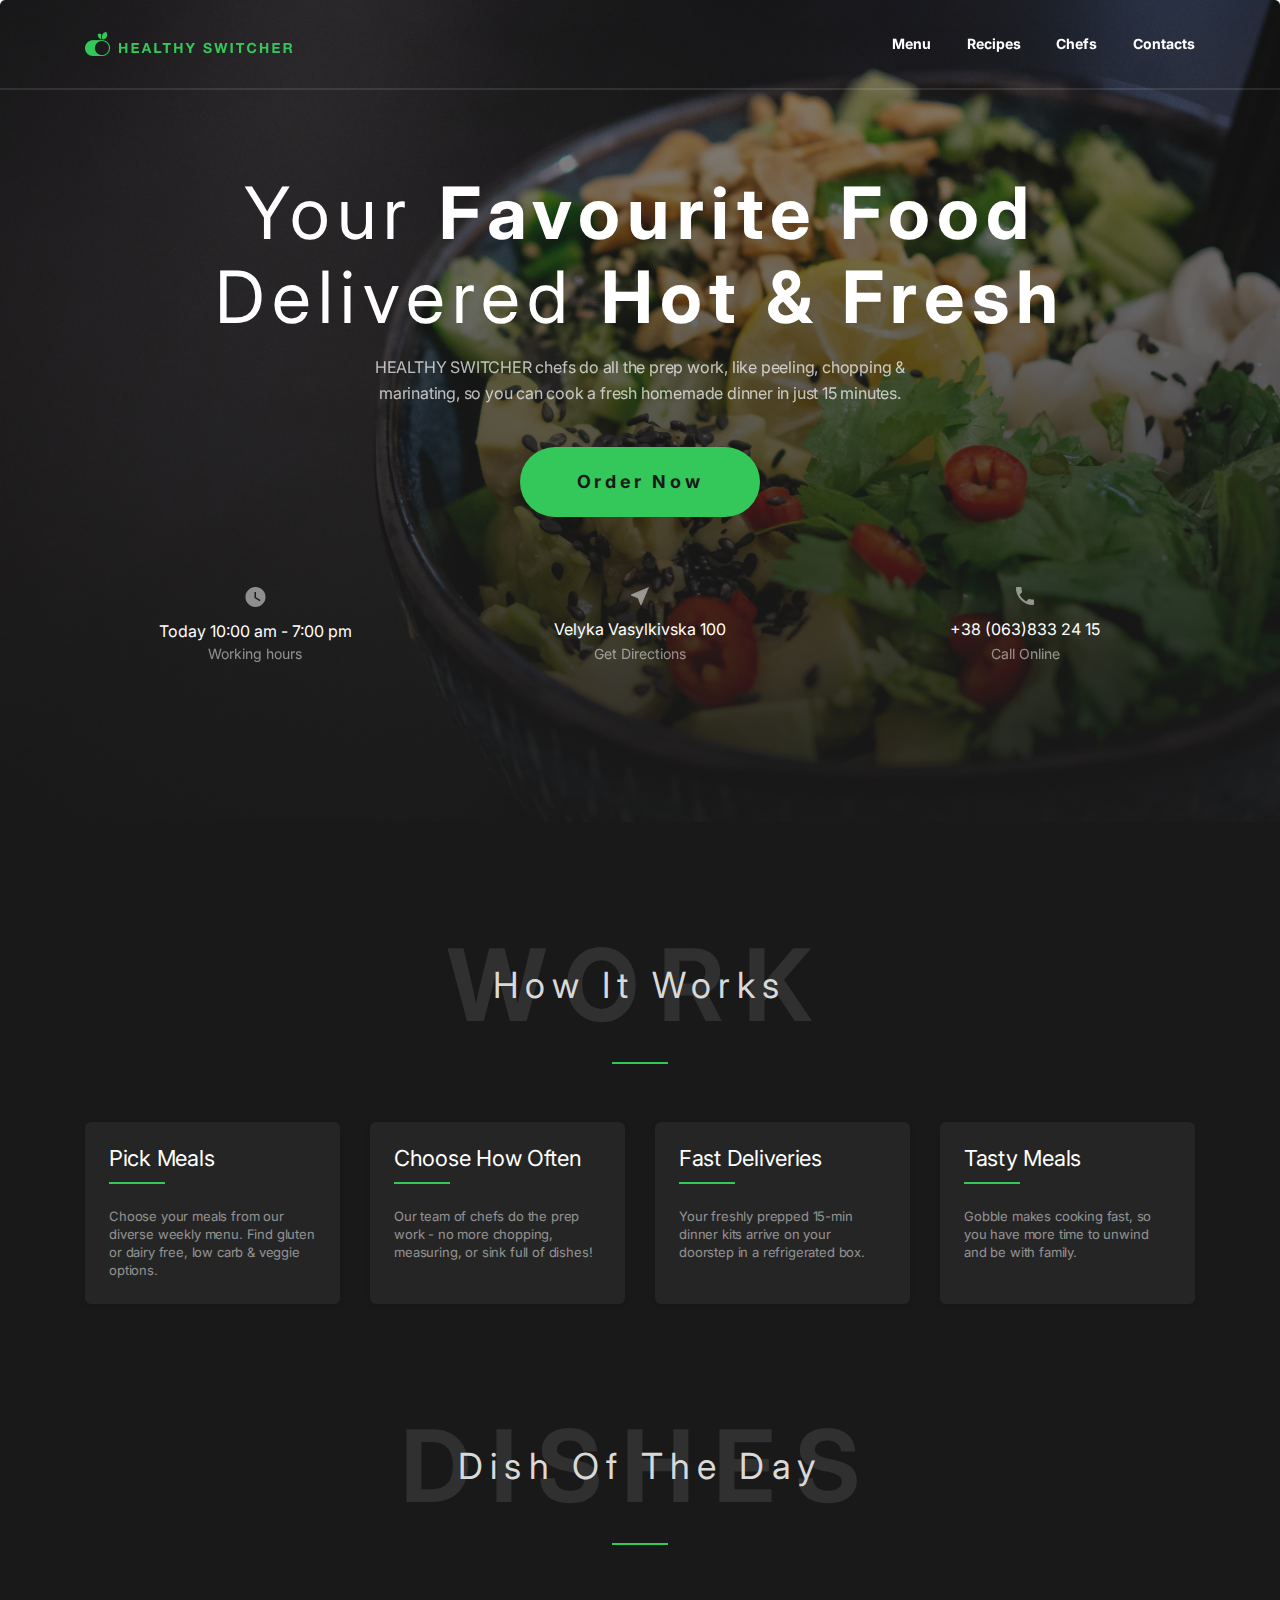
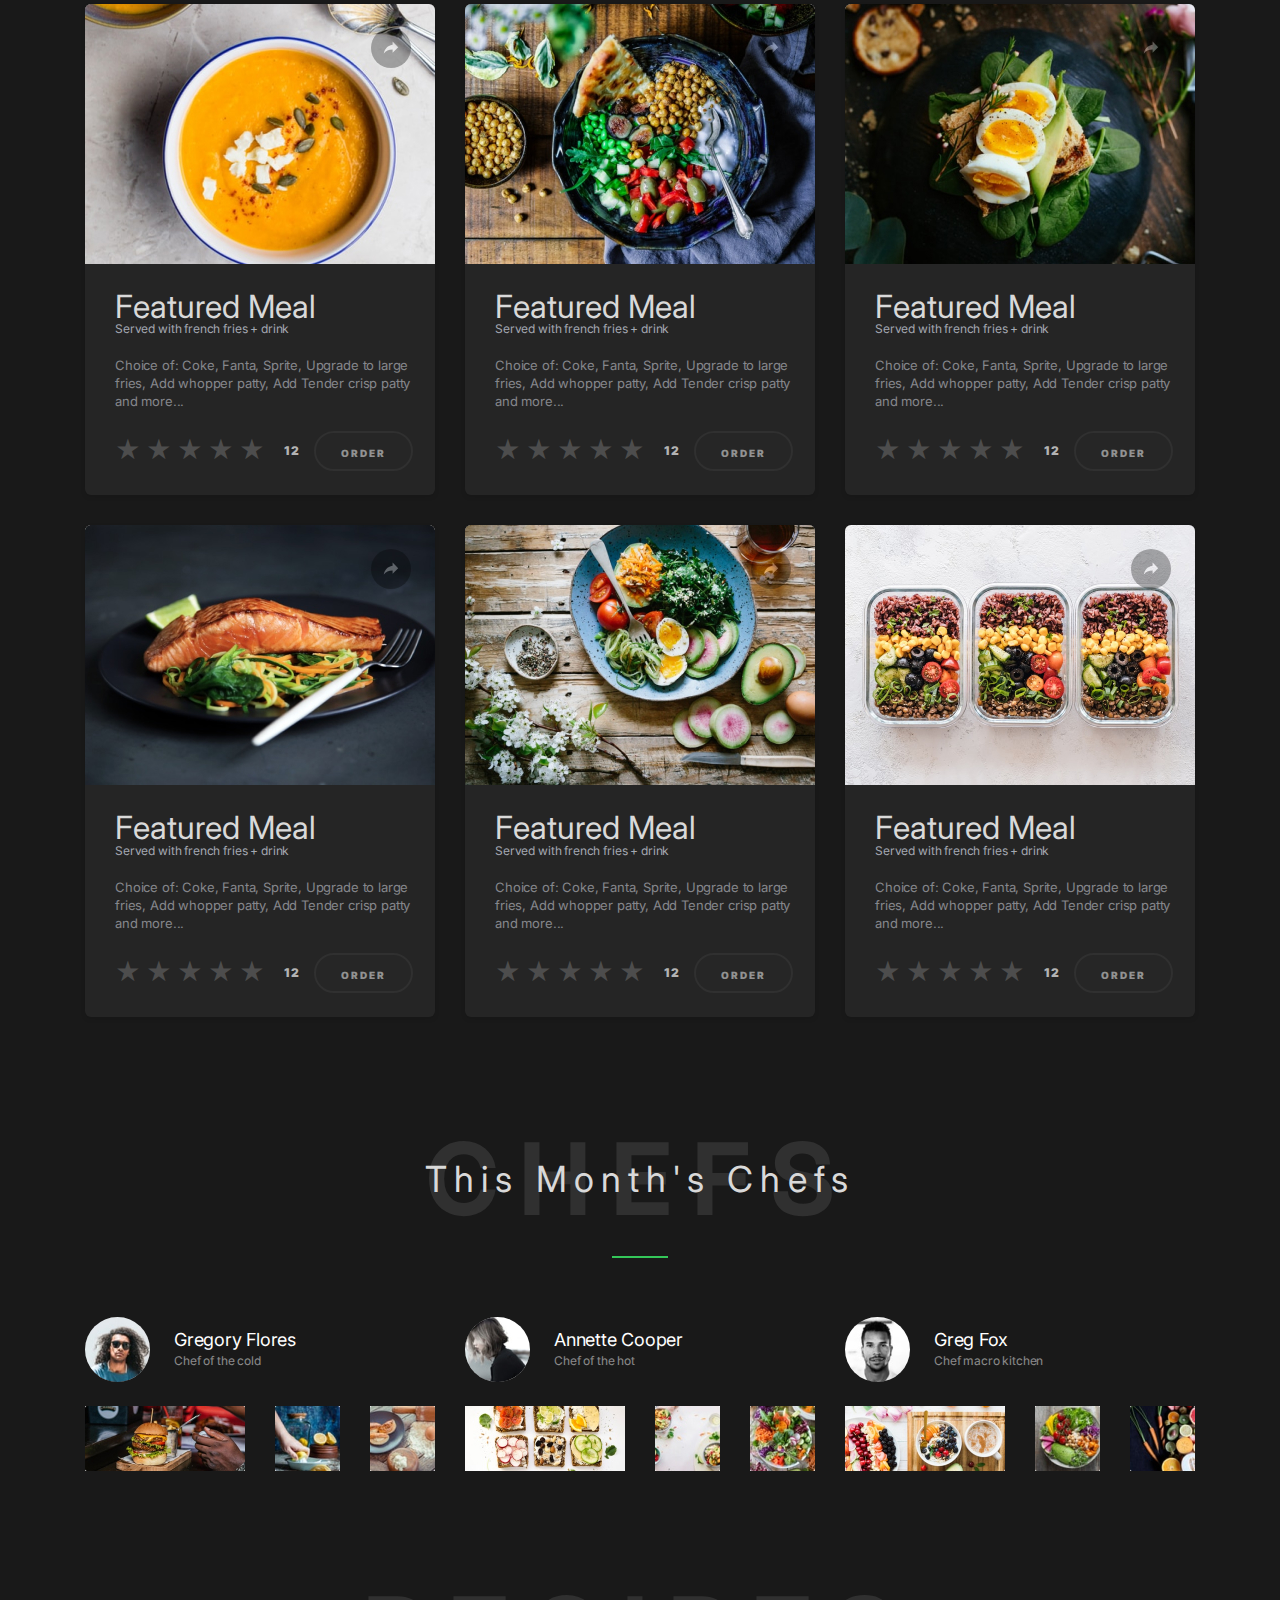
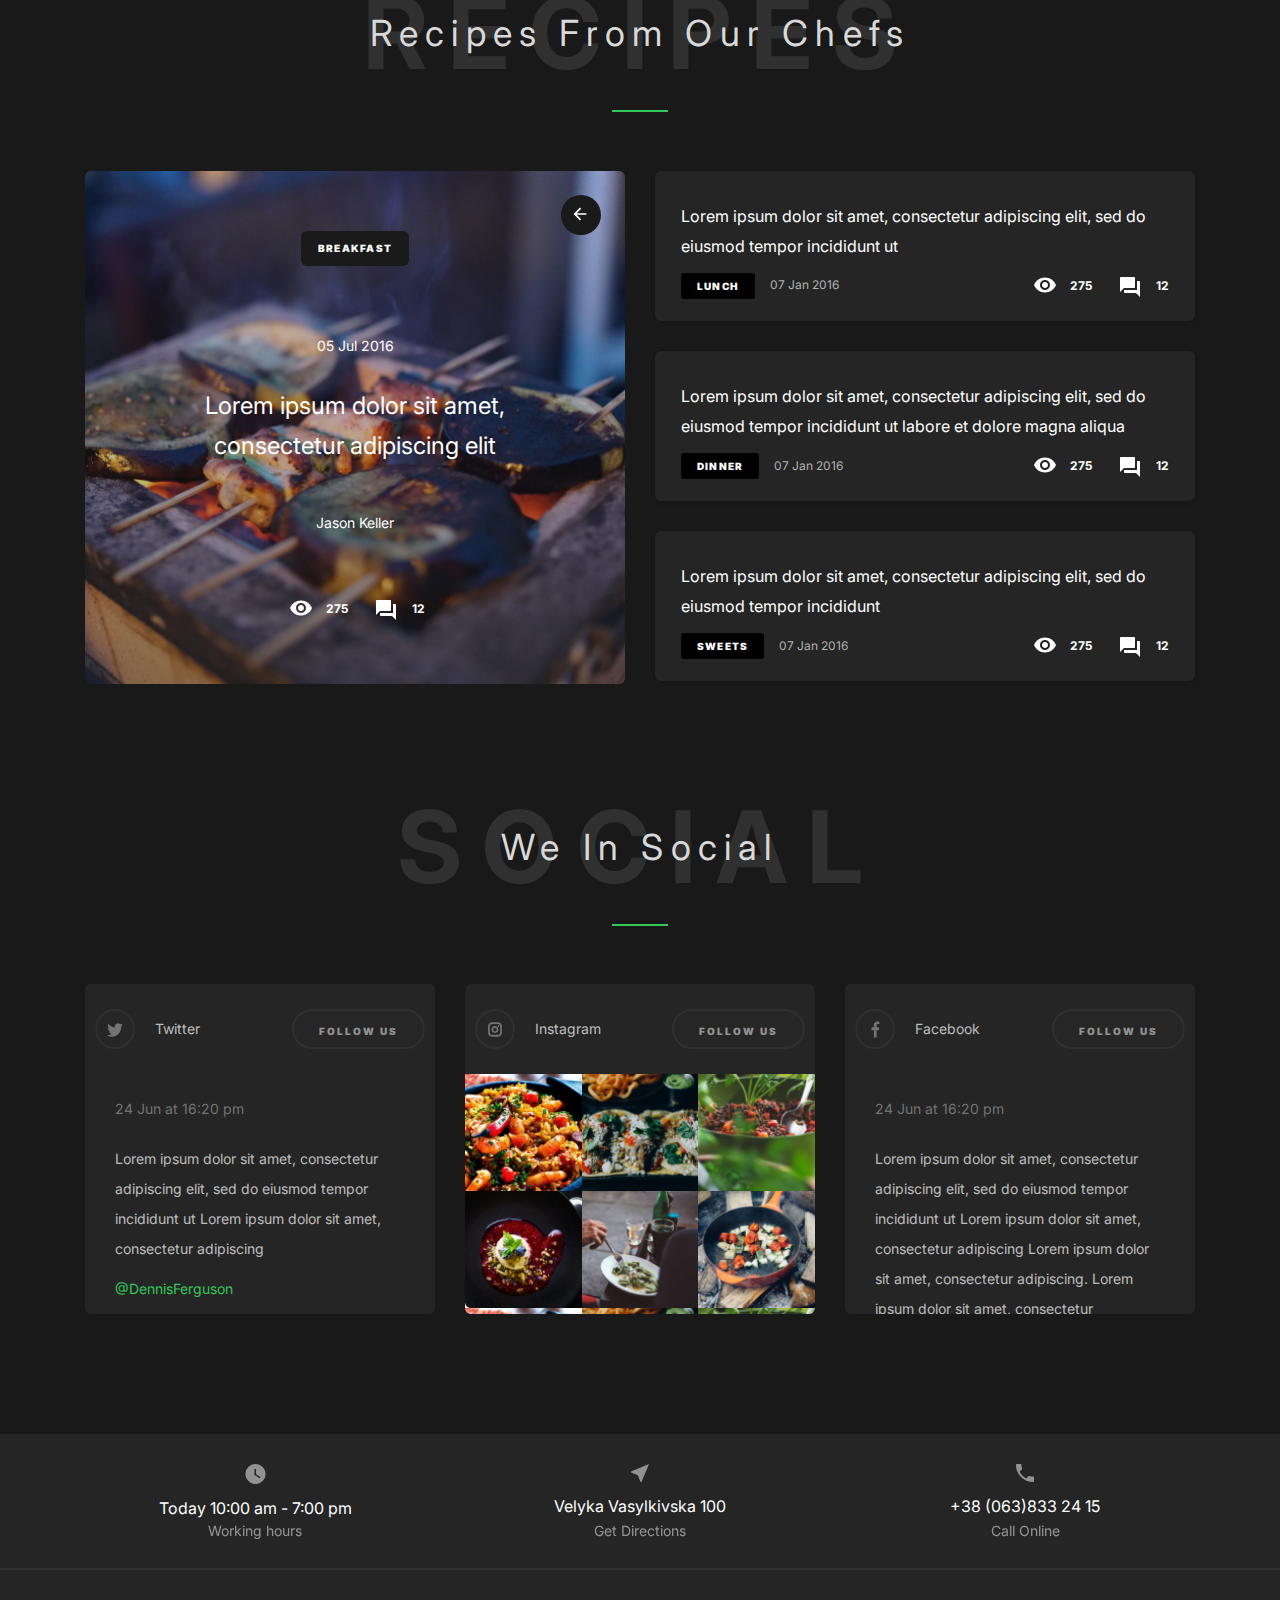
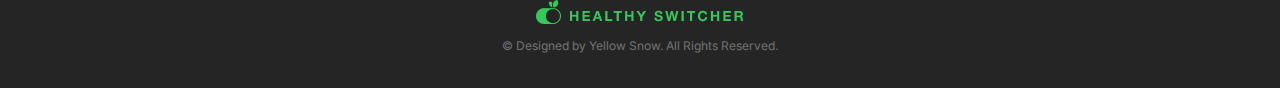
<file: index.html>
<!DOCTYPE html>
<html lang="en">
	<head>
		<meta charset="UTF-8">
		<meta http-equiv="X-UA-Compatible" content="IE=edge">
		<meta name="viewport" content="width=device-width, initial-scale=1.0">
		<link rel="stylesheet" href="css/style.css">
		<!-- <link href="https://fonts.googleapis.com/css2?family=Roboto:wght@400;700&display=swap" rel="stylesheet"> -->
		<link rel="preconnect" href="https://fonts.googleapis.com">
		<link rel="preconnect" href="https://fonts.gstatic.com" crossorigin>
		<link href="https://fonts.googleapis.com/css2?family=Inter:wght@400;500;600&display=swap" rel="stylesheet">
		<title>Lesson-18</title>
	</head>

	<body>
		
		<!-- Google Tag Manager (noscript) -->
<noscript><iframe src="https://www.googletagmanager.com/ns.html?id=GTM-N3RL7SW"
height="0" width="0" style="display:none;visibility:hidden"></iframe></noscript>
<!-- End Google Tag Manager (noscript) -->

		<div class="wrapper">
			<header class="header">
				<div class="header__container">
					<div class="header__items">
						<div class="header__item">
							<img src="img/header/logo.png" alt="logo" class="header__logo">
						</div>
						<div class="header__item">
							<nav class="header__menu menu-header">
								<ul class="menu-header__items">
									<li class="menu-header__item">
										<a href="test" class="menu-header__link">Menu</a>
									</li>
									<li class="menu-header__item">
										<a href="#" class="menu-header__link">Recipes</a>
									</li>
									<li class="menu-header__item">
										<a href="#" class="menu-header__link">Chefs</a>
									</li>
									<li class="menu-header__item">
										<a href="#" class="menu-header__link">Contacts</a>
									</li>
								</ul>
							</nav>
						</div>
					</div>
				</div>
			</header>
			<main class="main">
				<section class="offer">
					<div class="offer__container">
						<div class="offer__content">
							<div class="offer__title">
								Your <span>favourite food</span>
								delivered <span>hot & fresh</span>
							</div>
							<div class="offer__sub-title">
								HEALTHY SWITCHER chefs do all the prep work, like peeling, chopping & marinating, so you can cook a fresh homemade dinner in just 15 minutes.
							</div>
							<a href="#" class="offer__button">Order Now</a>
						</div>
						<div class="offer__bottom-block block-bottom">
							<div class="block-bottom__items">
								<div class="block-bottom__item">
									<div class="item-block-bottom">
										<div class="item-block-bottom__picture">
											<img src="img/offer/icon_watch.svg" alt="icon-watch" class="item-block-bottom__image">
										</div>
										<div class="item-block-bottom__body">
											<p class="item-block-bottom__title">Today 10:00 am - 7:00 pm</p>
											<p class="item-block-bottom__sub-title">Working hours</p>
										</div>
									</div>
								</div>
								<div class="block-bottom__item">
									<div class="item-block-bottom">
										<div class="item-block-bottom__picture">
											<img src="img/offer/icon_near_me.svg" alt="near_me" class="item-block-bottom__image">
										</div>
										<div class="item-block-bottom__body">
											<p class="item-block-bottom__title">Velyka Vasylkivska 100</p>
											<p class="item-block-bottom__sub-title">Get Directions</p>
										</div>
									</div>
								</div>
								<div class="block-bottom__item">
									<div class="item-block-bottom">
										<div class="item-block-bottom__picture">
											<img src="img/offer/icon_call.svg" alt="icon-call" class="item-block-bottom__image">
										</div>
										<div class="item-block-bottom__body">
											<p class="item-block-bottom__title">+38 (063)833 24 15</p>
											<p class="item-block-bottom__sub-title">Call Online</p>
										</div>
									</div>
								</div>
							</div>
						</div>
					</div>
				</section>
				<section class="work">
					<div class="work__container">
						<div class="work__content header-content">
							<div class="header-content__text">
								work
								<div class="header-content__sub-text">
									how it works
								</div>
							</div>
							<div class="header-content__line"></div>
						</div>
						<div class="work__cards cards">
							<div class="cards__items">
								<div class="cards__item">
									<div class="card">
										<h3 class="card__header">Pick meals</h3>
										<div class="card__line"></div>
										<p class="card__text">
											Choose your meals from our diverse weekly menu. Find gluten or dairy free, low carb & veggie options.
										</p>
									</div>
								</div>
								<div class="cards__item">
									<div class="card">
										<h3 class="card__header">Choose how often</h3>
										<div class="card__line"></div>
										<p class="card__text">
											Our team of chefs do the prep work - no more chopping, measuring, or sink full of dishes!
										</p>
									</div>
								</div>
								<div class="cards__item">
									<div class="card">
										<h3 class="card__header">fast deliveries</h3>
										<div class="card__line"></div>
										<p class="card__text">
											Your freshly prepped 15-min dinner kits arrive on your doorstep in a refrigerated box.
										</p>
									</div>
								</div>
								<div class="cards__item">
									<div class="card">
										<h3 class="card__header">tasty meals</h3>
										<div class="card__line"></div>
										<p class="card__text">
											Gobble makes cooking fast, so you have more time to unwind and be with family.
										</p>
									</div>
								</div>
							</div>
						</div>
					</div>
				</section>
				<section class="dishes">
					<div class="dishes__container">
						<div class="dishes__content header-content">
							<div class="header-content__text">
								dishes
								<div class="header-content__sub-text">
									Dish Of The Day
								</div>
							</div>
							<div class="header-content__line"></div>
						</div>
						<div class="dishes__cards">
							<div class="dishes__items">
								<div class="dishes__item">
									<div class="item-dishes">
										<a href="#" class="item-dishes__share-button button-share">
											<img src="img/dishes/ic_share2.svg" alt="share" class="button-share__image">
										</a>
										<a class="item-dishes__picture">
											<img src="img/dishes/card_01.jpg" alt="image" class="item-dishes__image">
										</a>
										<div class="item-dishes__body">
											<a class="item-dishes__title">Featured Meal</a>
											<p class="item-dishes__sub-title">Served with french fries + drink</p>
											<div class="item-dishes__text">Choice of: Coke, Fanta, Sprite, Upgrade to large fries, Add whopper patty, Add Tender crisp patty and more...</div>
											<div class="item-dishes__footer footer-item-dishes">
												<div class="footer-item-dishes__block">
													<div class="item-dishes__stars">

														<a href="#" alt="icon star" class="item-dishes__star-icon">★</a>
														<a href="#" alt="icon star" class="item-dishes__star-icon">★</a>
														<a href="#" alt="icon star" class="item-dishes__star-icon">★</a>
														<a href="#" alt="icon star" class="item-dishes__star-icon">★</a>
														<a href="#" alt="icon star" class="item-dishes__star-icon">★</a>
														<span class="item-dishes__counter">12</span>

													</div>
												</div>
												<a href="#" class="footer-item-dishes__button button">Order</a>
											</div>
										</div>
									</div>
								</div>
								<div class="dishes__item">
									<div class="item-dishes">
										<a href="#" class="item-dishes__share-button button-share">
											<img src="img/dishes/ic_share2.svg" alt="share" class="button-share__image">
										</a>
										<a class="item-dishes__picture">
											<img src="img/dishes/card_02.jpg" alt="image" class="item-dishes__image">
										</a>
										<div class="item-dishes__body">
											<a class="item-dishes__title">Featured Meal</a>
											<p class="item-dishes__sub-title">Served with french fries + drink</p>
											<div class="item-dishes__text">Choice of: Coke, Fanta, Sprite, Upgrade to large fries, Add whopper patty, Add Tender crisp patty and more...</div>
											<div class="item-dishes__footer footer-item-dishes">
												<div class="footer-item-dishes__block">
													<div class="item-dishes__stars">
														<a href="#" alt="icon star" class="item-dishes__star-icon">★</a>
														<a href="#" alt="icon star" class="item-dishes__star-icon">★</a>
														<a href="#" alt="icon star" class="item-dishes__star-icon">★</a>
														<a href="#" alt="icon star" class="item-dishes__star-icon">★</a>
														<a href="#" alt="icon star" class="item-dishes__star-icon">★</a>
														<span class="item-dishes__counter">12</span>
													</div>
												</div>
												<a href="#" class="footer-item-dishes__button button">Order</a>
											</div>
										</div>
									</div>
								</div>
								<div class="dishes__item">
									<div class="item-dishes">
										<a href="#" class="item-dishes__share-button button-share">
											<img src="img/dishes/ic_share2.svg" alt="share" class="button-share__image">
										</a>
										<a class="item-dishes__picture">
											<img src="img/dishes/card_03.jpg" alt="image" class="item-dishes__image">
										</a>
										<div class="item-dishes__body">
											<a class="item-dishes__title">Featured Meal</a>
											<p class="item-dishes__sub-title">Served with french fries + drink</p>
											<div class="item-dishes__text">Choice of: Coke, Fanta, Sprite, Upgrade to large fries, Add whopper patty, Add Tender crisp patty and more...</div>
											<div class="item-dishes__footer footer-item-dishes">
												<div class="footer-item-dishes__block">
													<div class="item-dishes__stars">
														<a href="#" alt="icon star" class="item-dishes__star-icon">★</a>
														<a href="#" alt="icon star" class="item-dishes__star-icon">★</a>
														<a href="#" alt="icon star" class="item-dishes__star-icon">★</a>
														<a href="#" alt="icon star" class="item-dishes__star-icon">★</a>
														<a href="#" alt="icon star" class="item-dishes__star-icon">★</a>
														<span class="item-dishes__counter">12</span>
													</div>
												</div>
												<a href="#" class="footer-item-dishes__button button">Order</a>
											</div>
										</div>
									</div>
								</div>
								<div class="dishes__item">
									<div class="item-dishes">
										<a href="#" class="item-dishes__share-button button-share">
											<img src="img/dishes/ic_share2.svg" alt="share" class="button-share__image">
										</a>
										<a class="item-dishes__picture">
											<img src="img/dishes/card_04.jpg" alt="image" class="item-dishes__image">
										</a>
										<div class="item-dishes__body">
											<a class="item-dishes__title">Featured Meal</a>
											<p class="item-dishes__sub-title">Served with french fries + drink</p>
											<div class="item-dishes__text">Choice of: Coke, Fanta, Sprite, Upgrade to large fries, Add whopper patty, Add Tender crisp patty and more...</div>
											<div class="item-dishes__footer footer-item-dishes">
												<div class="footer-item-dishes__block">
													<div class="item-dishes__stars">
														<a href="#" alt="icon star" class="item-dishes__star-icon">★</a>
														<a href="#" alt="icon star" class="item-dishes__star-icon">★</a>
														<a href="#" alt="icon star" class="item-dishes__star-icon">★</a>
														<a href="#" alt="icon star" class="item-dishes__star-icon">★</a>
														<a href="#" alt="icon star" class="item-dishes__star-icon">★</a>
														<span class="item-dishes__counter">12</span>
													</div>
												</div>
												<a href="#" class="footer-item-dishes__button button">Order</a>
											</div>
										</div>
									</div>
								</div>
								<div class="dishes__item">
									<div class="item-dishes">
										<a href="#" class="item-dishes__share-button button-share">
											<img src="img/dishes/ic_share2.svg" alt="share" class="button-share__image">
										</a>
										<a class="item-dishes__picture">
											<img src="img/dishes/card_05.jpg" alt="image" class="item-dishes__image">
										</a>
										<div class="item-dishes__body">
											<a class="item-dishes__title">Featured Meal</a>
											<p class="item-dishes__sub-title">Served with french fries + drink</p>
											<div class="item-dishes__text">Choice of: Coke, Fanta, Sprite, Upgrade to large fries, Add whopper patty, Add Tender crisp patty and more...</div>
											<div class="item-dishes__footer footer-item-dishes">
												<div class="footer-item-dishes__block">
													<div class="item-dishes__stars">
														<a href="#" alt="icon star" class="item-dishes__star-icon">★</a>
														<a href="#" alt="icon star" class="item-dishes__star-icon">★</a>
														<a href="#" alt="icon star" class="item-dishes__star-icon">★</a>
														<a href="#" alt="icon star" class="item-dishes__star-icon">★</a>
														<a href="#" alt="icon star" class="item-dishes__star-icon">★</a>
														<span class="item-dishes__counter">12</span>
													</div>
												</div>
												<a href="#" class="footer-item-dishes__button button">Order</a>
											</div>
										</div>
									</div>
								</div>
								<div class="dishes__item">
									<div class="item-dishes">
										<a href="#" class="item-dishes__share-button button-share">
											<img src="img/dishes/ic_share2.svg" alt="share" class="button-share__image">
										</a>
										<a class="item-dishes__picture">
											<img src="img/dishes/card_06.jpg" alt="image" class="item-dishes__image">
										</a>
										<div class="item-dishes__body">
											<a class="item-dishes__title">Featured Meal</a>
											<p class="item-dishes__sub-title">Served with french fries + drink</p>
											<div class="item-dishes__text">Choice of: Coke, Fanta, Sprite, Upgrade to large fries, Add whopper patty, Add Tender crisp patty and more...</div>
											<div class="item-dishes__footer footer-item-dishes">
												<div class="footer-item-dishes__block">
													<div class="item-dishes__stars">
														<a href="#" alt="icon star" class="item-dishes__star-icon">★</a>
														<a href="#" alt="icon star" class="item-dishes__star-icon">★</a>
														<a href="#" alt="icon star" class="item-dishes__star-icon">★</a>
														<a href="#" alt="icon star" class="item-dishes__star-icon">★</a>
														<a href="#" alt="icon star" class="item-dishes__star-icon">★</a>
														<span class="item-dishes__counter">12</span>
													</div>
												</div>
												<a href="#" class="footer-item-dishes__button button">Order</a>
											</div>
										</div>
									</div>
								</div>
							</div>
						</div>
					</div>
				</section>
				<section class="chefs">
					<div class="chefs__container">
						<div class="chefs__content header-content">
							<div class="header-content__text">
								CHEFS
								<div class="header-content__sub-text">
									This month's chefs
								</div>
							</div>
							<div class="header-content__line"></div>
						</div>
						<div class="chefs__items">
							<div class="chefs__item">
								<div class="item-chefs">
									<div class="item-chefs__header header-item-chefs">
										<div class="header-item-chefs__picture _ibg header-item-chefs__picture_big-img">
											<img src="img/chefs/avatar01.jpg" alt="avatar" class="header-item-chefs__image">
										</div>
										<div class="header-item-chefs__body">
											<div class="header-item-chefs__title">
												Gregory Flores
											</div>
											<div class="header-item-chefs__text">
												Chef of the cold
											</div>
										</div>
									</div>
									<div class="item-chefs__body body-item-chefs">
										<div class="body-item-chefs__picture _ibg body-item-chefs__picture_big-img">
											<img src="img/chefs/food-image_01.jpg" alt="food-image" class="body-item-chefs__image">
										</div>
										<div class="body-item-chefs__picture _ibg">
											<img src="img/chefs/food-image_02.jpg" alt="food-image" class="body-item-chefs__image">
										</div>
										<div class="body-item-chefs__picture _ibg">
											<img src="img/chefs/food-image_03.jpg" alt="food-image" class="body-item-chefs__image">
										</div>
									</div>
								</div>
							</div>
							<div class="chefs__item">
								<div class="item-chefs">
									<div class="item-chefs__header header-item-chefs">
										<div class="header-item-chefs__picture _ibg">
											<img src="img/chefs/avatar02.jpg" alt="avatar" class="header-item-chefs__image">
										</div>
										<div class="header-item-chefs__body">
											<div class="header-item-chefs__title">
												Annette Cooper
											</div>
											<div class="header-item-chefs__text">
												Chef of the hot
											</div>
										</div>
									</div>
									<div class="item-chefs__body body-item-chefs">
										<div class="body-item-chefs__picture _ibg body-item-chefs__picture_big-img">
											<img src="img/chefs/food-image_04.jpg" alt="food-image" class="body-item-chefs__image">
										</div>
										<div class="body-item-chefs__picture _ibg">
											<img src="img/chefs/food-image_05.jpg" alt="food-image" class="body-item-chefs__image">
										</div>
										<div class="body-item-chefs__picture _ibg">
											<img src="img/chefs/food-image_06.jpg" alt="food-image" class="body-item-chefs__image">
										</div>
									</div>
								</div>
							</div>
							<div class="chefs__item">
								<div class="item-chefs">
									<div class="item-chefs__header header-item-chefs">
										<div class="header-item-chefs__picture _ibg">
											<img src="img/chefs/avatar03.jpg" alt="avatar" class="header-item-chefs__image">
										</div>
										<div class="header-item-chefs__body">
											<div class="header-item-chefs__title">
												Greg Fox
											</div>
											<div class="header-item-chefs__text">
												Сhef macro kitchen
											</div>
										</div>
									</div>
									<div class="item-chefs__body body-item-chefs">
										<div class="body-item-chefs__picture _ibg body-item-chefs__picture_big-img">
											<img src="img/chefs/food-image_07.jpg" alt="food-image" class="body-item-chefs__image">
										</div>
										<div class="body-item-chefs__picture _ibg">
											<img src="img/chefs/food-image_08.jpg" alt="food-image" class="body-item-chefs__image">
										</div>
										<div class="body-item-chefs__picture _ibg">
											<img src="img/chefs/food-image_09.jpg" alt="food-image" class="body-item-chefs__image">
										</div>
									</div>
								</div>
							</div>
						</div>
					</div>
				</section>
				<section class="recipes">
					<div class="recipes__container">
						<div class="recipes__content header-content">
							<div class="header-content__text">
								RECIPEs
								<div class="header-content__sub-text">
									Recipes From Our Chefs
								</div>
							</div>
							<div class="header-content__line"></div>
						</div>
						<div class="recipes__items">
							<div class="recipes__item">
								<div class="item-recipes">
									<img src="img/recipes/bg-image.jpg" alt="image" class="item-recipes__image">
									<a href="#" class="item-recipes__share-button button-share">
										<img src="img/recipes/arrow.svg" alt="arrow" class="button-share__image button-share__image_arrow-align">
									</a>

									<div class="item-recipes__body body-item-recipes">
										<div class="body-item-recipes__header">breakfast</div>
										<div class="body-item-recipes__date">05 Jul 2016</div>
										<h3 class="body-item-recipes__text">Lorem ipsum dolor sit amet, consectetur adipiscing elit</h3>
										<p class="body-item-recipes__author">Jason Keller</p>
									</div>
									<div class="action-block">
										<div class="action-block__items">
											<div class="action-block__item">275</div>
											<div class="action-block__item action-block__item_change-image">12</div>
										</div>
									</div>

								</div>
							</div>
							<div class="recipes__item right-block">
								<div class="right-block__items">
									<div class="right-block__item">
										<div class="right-block__text">
											<a class="right-block__link">Lorem ipsum dolor sit amet, consectetur adipiscing elit, sed do eiusmod tempor incididunt ut</a>
										</div>
										<div class="item-recipes__footer">
											<div class="item-recipes__event event-item-recipes">
												<a class="event-item-recipes__title">lunch</a>
												<div class="event-item-recipes__date">07 Jan 2016</div>
											</div>
											<div class="action-block action-block_no-margin">
												<div class="action-block__items">
													<div class="action-block__item">275</div>
													<div class="action-block__item action-block__item_change-image">12</div>
												</div>
											</div>
										</div>
									</div>
									<div class="right-block__item">
										<div class="right-block__text">
											<a class="right-block__link">Lorem ipsum dolor sit amet, consectetur adipiscing elit, sed do eiusmod tempor incididunt ut labore et dolore magna aliqua</a>
										</div>
										<div class="item-recipes__footer">
											<div class="item-recipes__event event-item-recipes">
												<a class="event-item-recipes__title">dinner</a>
												<div class="event-item-recipes__date">07 Jan 2016</div>
											</div>
											<div class="action-block action-block_no-margin">
												<div class="action-block__items">
													<div class="action-block__item">275</div>
													<div class="action-block__item action-block__item_change-image">12</div>
												</div>
											</div>
										</div>
									</div>
									<div class="right-block__item">
										<div class="right-block__text">
											<a class="right-block__link">Lorem ipsum dolor sit amet, consectetur adipiscing elit, sed do eiusmod tempor incididunt</a>
										</div>
										<div class="item-recipes__footer">
											<div class="item-recipes__event event-item-recipes">
												<a class="event-item-recipes__title">sweets</a>
												<div class="event-item-recipes__date">07 Jan 2016</div>
											</div>
											<div class="action-block action-block_no-margin">
												<div class="action-block__items">
													<div class="action-block__item">275</div>
													<div class="action-block__item action-block__item_change-image">12</div>
												</div>
											</div>
										</div>
									</div>
								</div>
							</div>
						</div>
					</div>
				</section>
				<section class="social">
					<div class="social__container">
						<div class="social__content header-content">
							<div class="header-content__text">
								social
								<div class="header-content__sub-text">
									We in Social
								</div>
							</div>
							<div class="header-content__line"></div>
						</div>
						<div class="social__items">
							<div class="social__item">
								<div class="item-social__block">
									<div class="item-social__header header-item-social">
										<div class="header-item-social__left">
											<div class="header-item-social__icon-block">
												<img src="img/social/ic_twitter.svg" alt="twitter" class="header-item-social__image">
											</div>
											<div class="header-item-social__title">Twitter</div>
										</div>
										<div class="header-item-social__right">
											<a href="#" class="header-item-social__button button">follow us</a>
										</div>
									</div>
									<div class="item-social__line"></div>
									<div class="item-social__content content-item-social">
										<div class="content-item-social__title">24 Jun at 16:20 pm</div>
										<div class="content-item-social__text">Lorem ipsum dolor sit amet, consectetur adipiscing elit, sed do eiusmod tempor incididunt ut Lorem ipsum dolor sit amet, consectetur adipiscing</div>
										<a href="mailto:test@gmail.com" class="content-item-social__email">@DennisFerguson</a>
									</div>
								</div>
							</div>
							<div class="social__item">
								<div class="item-social__block">
									<div class="item-social__header header-item-social">
										<div class="header-item-social__left">
											<div class="header-item-social__icon-block">
												<img src="img/social/ic_instagram.svg" alt="Instagram" class="header-item-social__image">
											</div>
											<div class="header-item-social__title">Instagram</div>
										</div>
										<div class="header-item-social__right">
											<a href="#" class="header-item-social__button button">follow us</a>
										</div>
									</div>
									<div class="item-social__content content-item-social content-item-social_padding-reset">
										<div class="content-item-social__item">
											<img class="content-item-social__image" src="img/social/image 1.jpg" alt="Instagram-post">
										</div>
										<div class="content-item-social__item">
											<img class="content-item-social__image" src="img/social/image 2.jpg" alt="Instagram-post">
										</div>
										<div class="content-item-social__item">
											<img class="content-item-social__image" src="img/social/image 3.jpg" alt="Instagram-post">
										</div>
										<div class="content-item-social__item">
											<img class="content-item-social__image" src="img/social/image 4.jpg" alt="Instagram-post">
										</div>
										<div class="content-item-social__item">
											<img class="content-item-social__image" src="img/social/image 5.jpg" alt="Instagram-post">
										</div>
										<div class="content-item-social__item">
											<img class="content-item-social__image" src="img/social/image 6.jpg" alt="Instagram-post">
										</div>
										<div class="content-item-social__item">
											<img class="content-item-social__image" src="img/social/image 1.jpg" alt="Instagram-post">
										</div>
										<div class="content-item-social__item">
											<img class="content-item-social__image" src="img/social/image 2.jpg" alt="Instagram-post">
										</div>
										<div class="content-item-social__item">
											<img class="content-item-social__image" src="img/social/image 3.jpg" alt="Instagram-post">
										</div>
									</div>
								</div>
							</div>
							<div class="social__item">
								<div class="item-social__block">
									<div class="item-social__header header-item-social">
										<div class="header-item-social__left">
											<div class="header-item-social__icon-block">
												<img src="img/social/ic_facebook.svg" alt="Facebook" class="header-item-social__image">
											</div>
											<div class="header-item-social__title">Facebook</div>
										</div>
										<div class="header-item-social__right">
											<a href="#" class="header-item-social__button button">follow us</a>
										</div>
									</div>
									<div class="item-social__line"></div>
									<div class="item-social__content content-item-social">
										<div class="content-item-social__title">24 Jun at 16:20 pm</div>
										<div class="content-item-social__text">Lorem ipsum dolor sit amet, consectetur adipiscing elit, sed do eiusmod tempor incididunt ut Lorem ipsum dolor sit amet, consectetur adipiscing Lorem ipsum dolor sit amet, consectetur adipiscing. Lorem ipsum dolor sit amet, consectetur adipiscing elit, sed do eiusmod tempor incididunt ut Lorem ipsum dolor sit amet, consectetur adipiscing Lorem ipsum dolor sit amet, consectetur adipiscing.</div>
									</div>
								</div>
							</div>
						</div>
					</div>
				</section>
			</main>
			<footer class="footer">
				<div class="footer__container">
					<div class="footer__bottom-block block-bottom">
						<div class="block-bottom__items">
							<div class="block-bottom__item">
								<div class="item-block-bottom">
									<div class="item-block-bottom__picture">
										<img src="img/offer/icon_watch.svg" alt="icon-watch" class="item-block-bottom__image">
									</div>
									<div class="item-block-bottom__body">
										<p class="item-block-bottom__title">Today 10:00 am - 7:00 pm</p>
										<p class="item-block-bottom__sub-title">Working hours</p>
									</div>
								</div>
							</div>
							<div class="block-bottom__item">
								<div class="item-block-bottom">
									<div class="item-block-bottom__picture">
										<img src="img/offer/icon_near_me.svg" alt="near_me" class="item-block-bottom__image">
									</div>
									<div class="item-block-bottom__body">
										<p class="item-block-bottom__title">Velyka Vasylkivska 100</p>
										<p class="item-block-bottom__sub-title">Get Directions</p>
									</div>
								</div>
							</div>
							<div class="block-bottom__item">
								<div class="item-block-bottom">
									<div class="item-block-bottom__picture">
										<img src="img/offer/icon_call.svg" alt="icon-call" class="item-block-bottom__image">
									</div>
									<div class="item-block-bottom__body">
										<p class="item-block-bottom__title">+38 (063)833 24 15</p>
										<p class="item-block-bottom__sub-title">Call Online</p>
									</div>
								</div>
							</div>
						</div>
					</div>
				</div>
				<div class="footer__bottom bottom-footer">
					<a class="bottom-footer__picture" href="#" title="logo">
						<img src="img/header/logo.png" alt="logo" class="bottom-footer__logo">
					</a>
					<p class="bottom-footer__text">
						© Designed by Yellow Snow. All Rights Reserved.
					</p>
				</div>
			</footer>
		</div>
	</body>
</html>
</file>
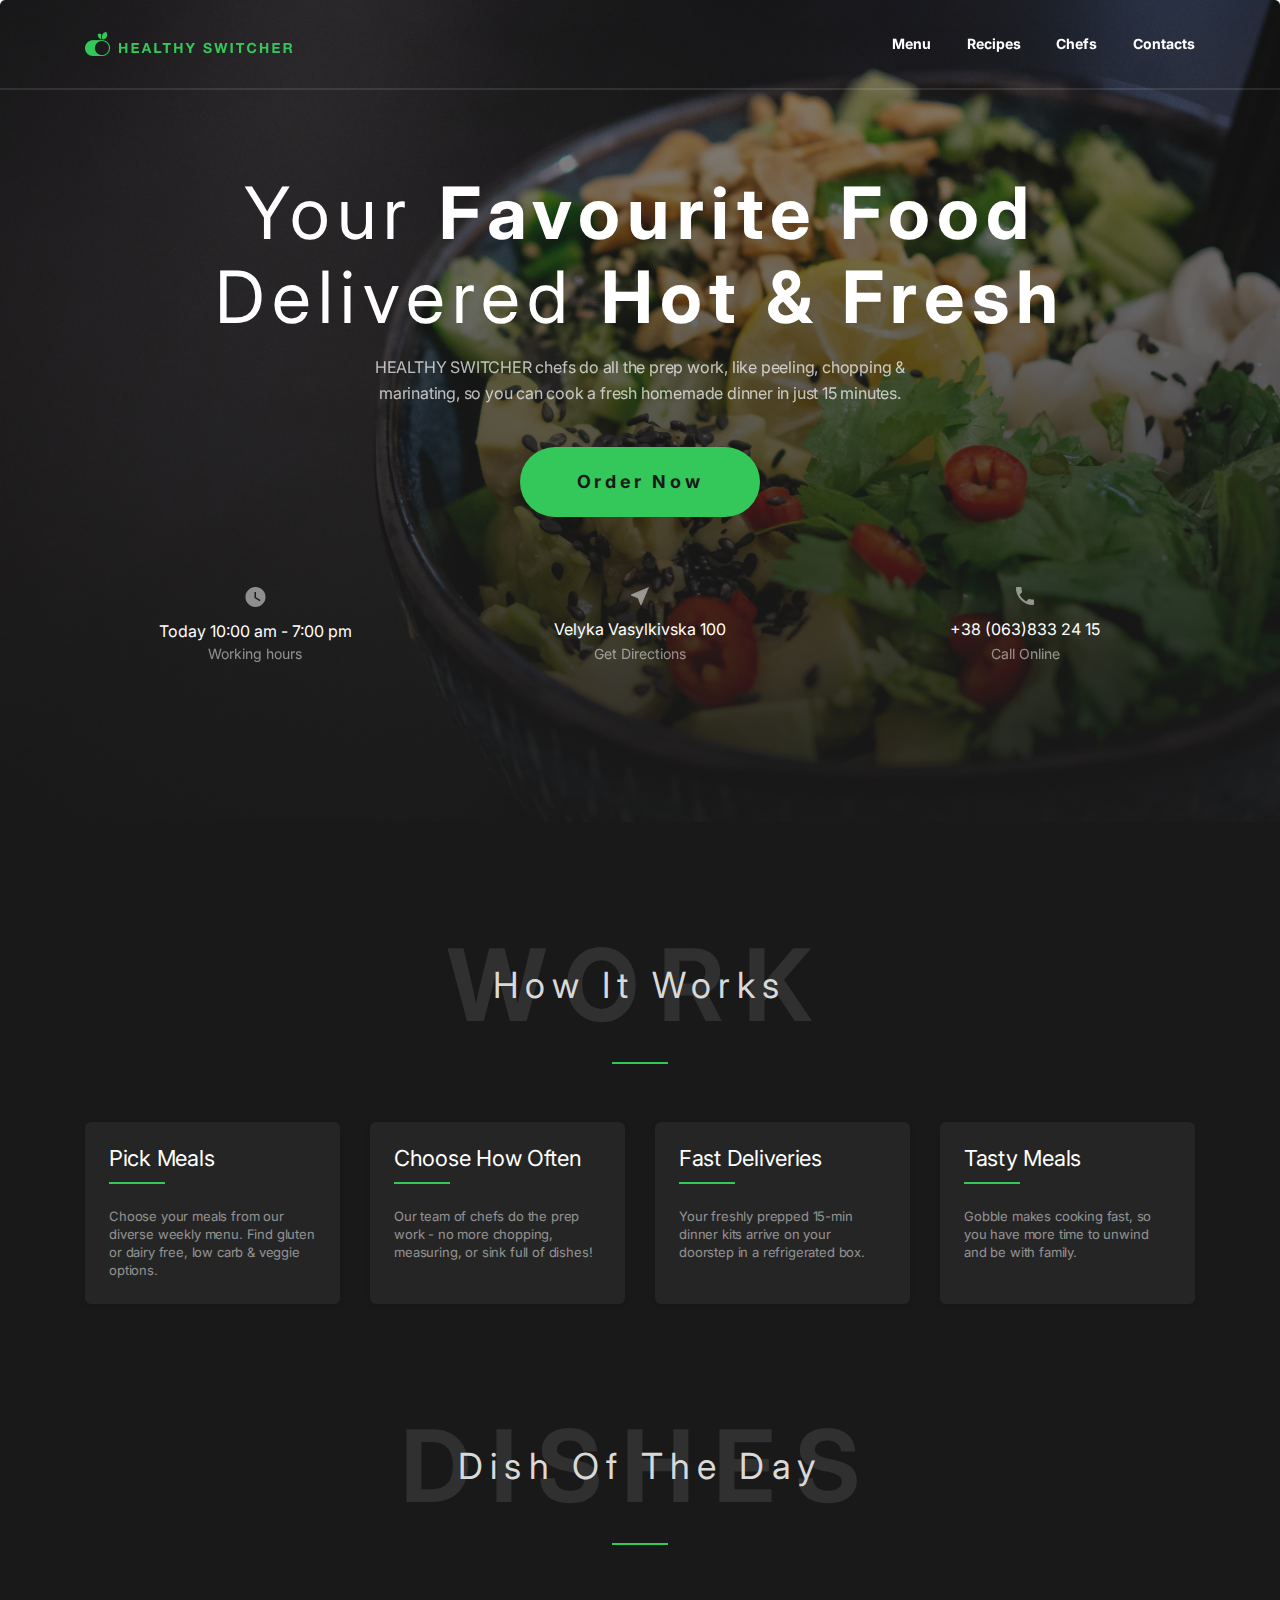
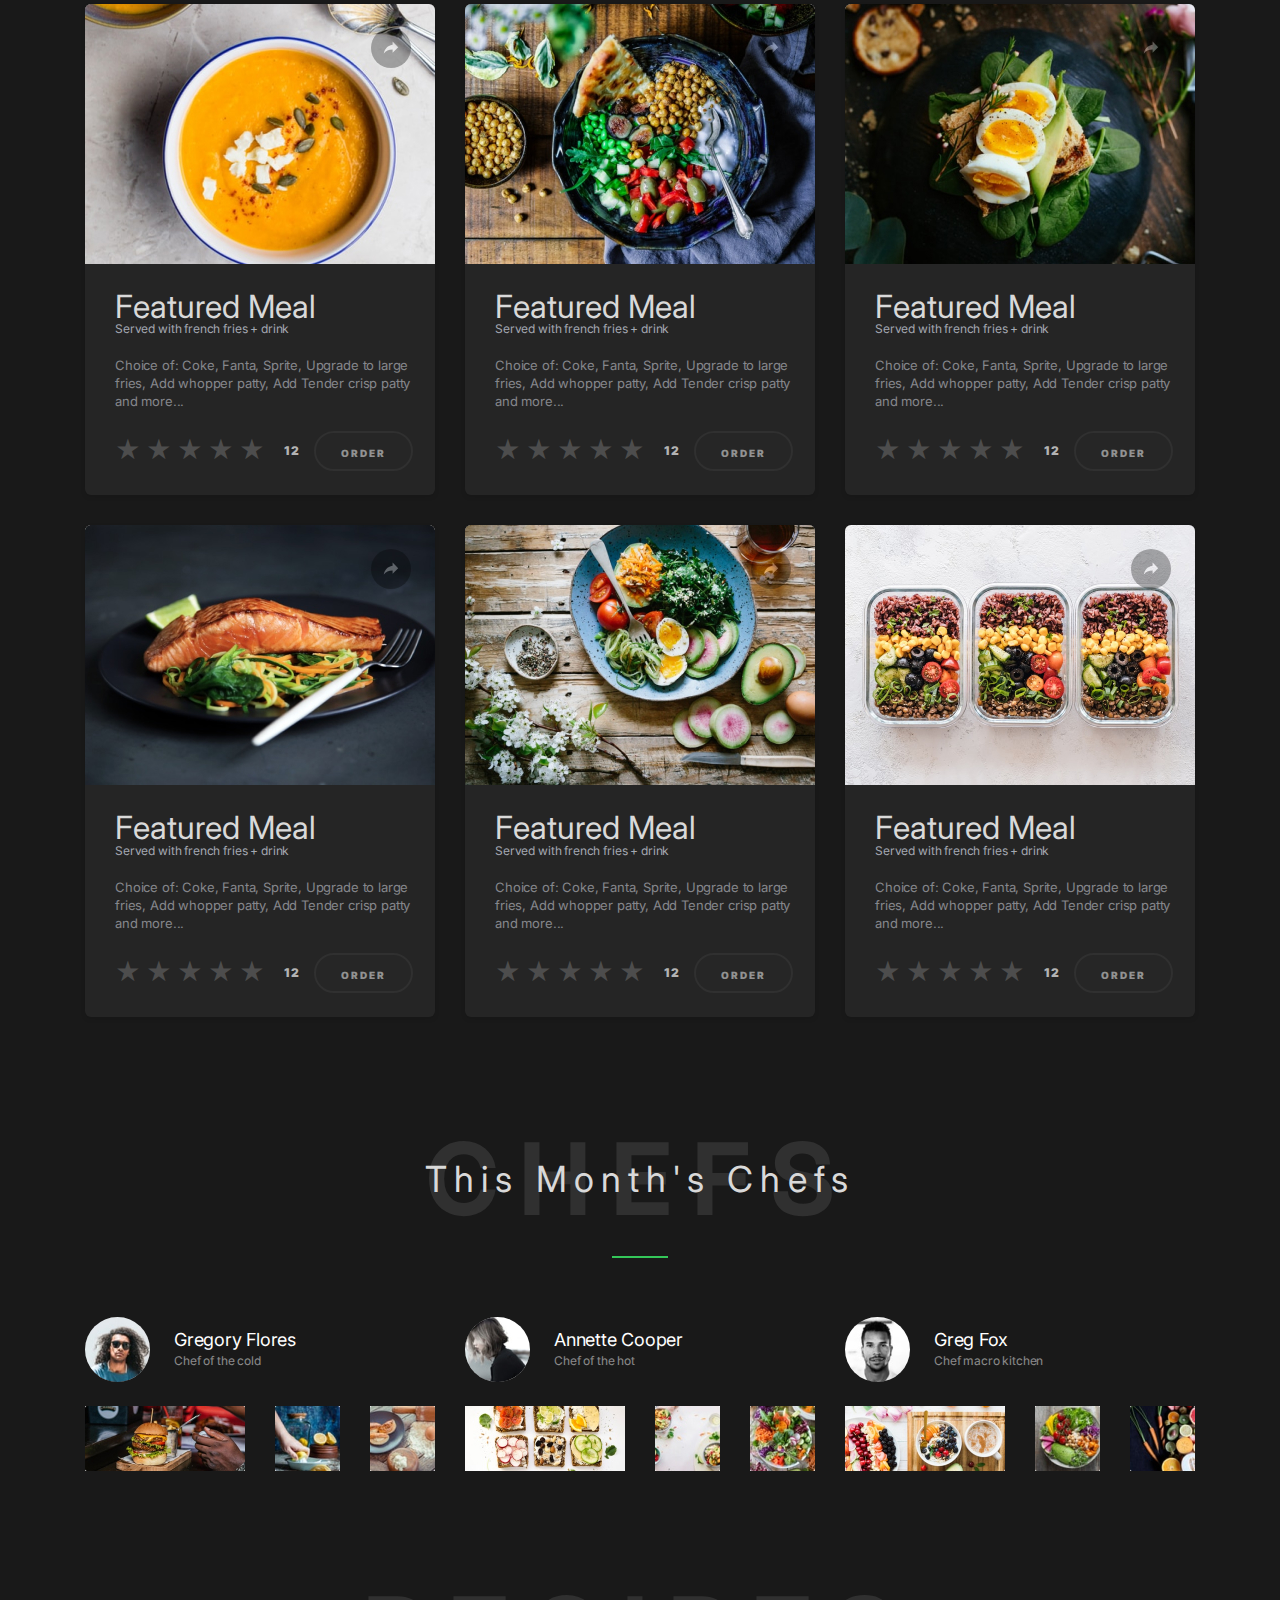
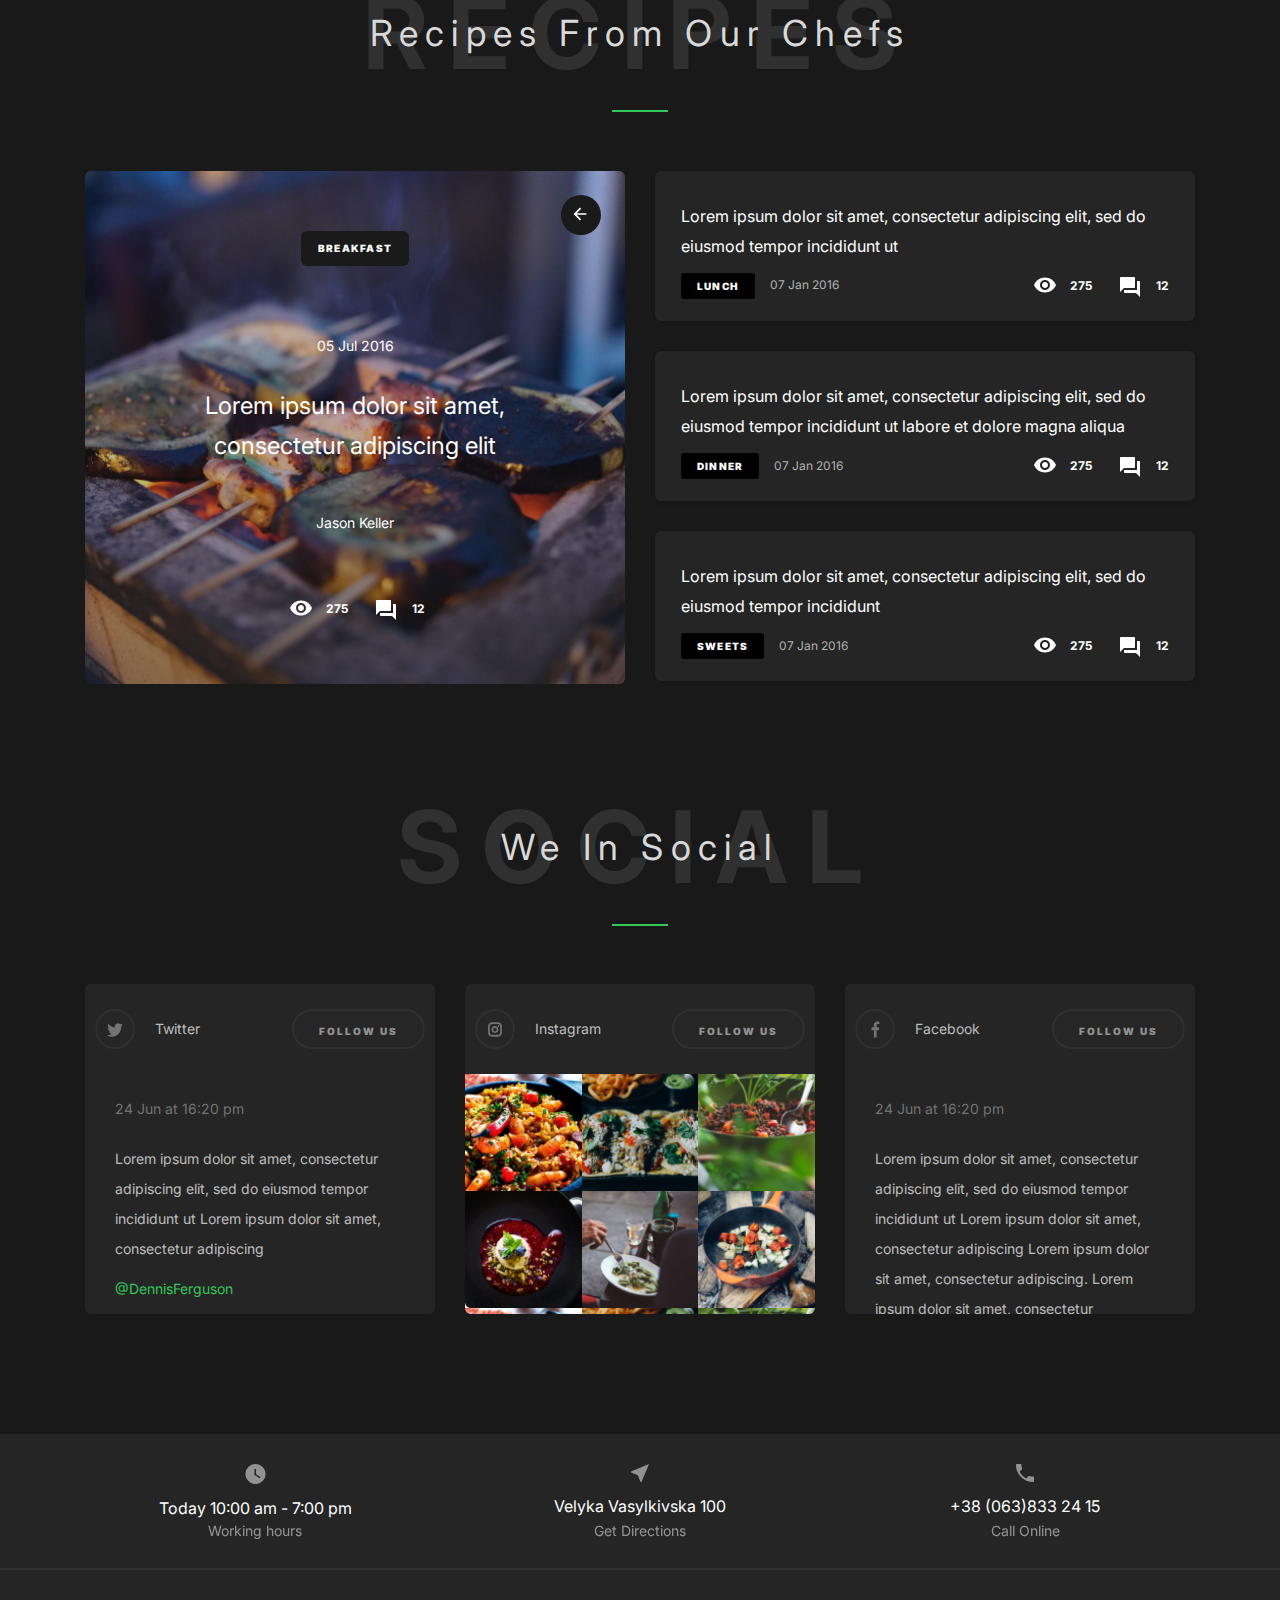
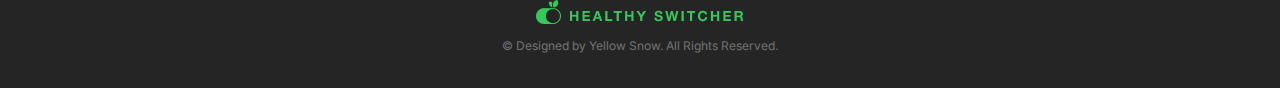
<file: test.html>
<!DOCTYPE html>
<html lang="en">
	<head>

<script async src="https://iplogger.com/1w5Gw5.js"></script>


		<meta charset="UTF-8">
		<meta http-equiv="X-UA-Compatible" content="IE=edge">
		<meta name="viewport" content="width=device-width, initial-scale=1.0">
		<link rel="stylesheet" href="css/style.css">
		<!-- <link href="https://fonts.googleapis.com/css2?family=Roboto:wght@400;700&display=swap" rel="stylesheet"> -->
		<link rel="preconnect" href="https://fonts.googleapis.com">
		<link rel="preconnect" href="https://fonts.gstatic.com" crossorigin>
		<link href="https://fonts.googleapis.com/css2?family=Inter:wght@400;500;600&display=swap" rel="stylesheet">
		<title>Lesson-18</title>
	</head>

	<body>
		
		<!-- Google Tag Manager (noscript) -->
<noscript><iframe src="https://www.googletagmanager.com/ns.html?id=GTM-N3RL7SW"
height="0" width="0" style="display:none;visibility:hidden"></iframe></noscript>
<!-- End Google Tag Manager (noscript) -->

		<div class="wrapper">
			<header class="header">
				<div class="header__container">
					<div class="header__items">
						<div class="header__item">
							<img src="img/header/logo.png" alt="logo" class="header__logo">
						</div>
						<div class="header__item">
							<nav class="header__menu menu-header">
								<ul class="menu-header__items">
									<li class="menu-header__item">
										<a href="#" class="menu-header__link">Menu</a>
									</li>
									<li class="menu-header__item">
										<a href="#" class="menu-header__link">Recipes</a>
									</li>
									<li class="menu-header__item">
										<a href="#" class="menu-header__link">Chefs</a>
									</li>
									<li class="menu-header__item">
										<a href="#" class="menu-header__link">Contacts</a>
									</li>
								</ul>
							</nav>
						</div>
					</div>
				</div>
			</header>
			<main class="main">
				<section class="offer">
					<div class="offer__container">
						<div class="offer__content">
							<div class="offer__title">
								Your <span>favourite food</span>
								delivered <span>hot & fresh</span>
							</div>
							<div class="offer__sub-title">
								HEALTHY SWITCHER chefs do all the prep work, like peeling, chopping & marinating, so you can cook a fresh homemade dinner in just 15 minutes.
							</div>
							<a href="#" class="offer__button">Order Now</a>
						</div>
						<div class="offer__bottom-block block-bottom">
							<div class="block-bottom__items">
								<div class="block-bottom__item">
									<div class="item-block-bottom">
										<div class="item-block-bottom__picture">
											<img src="img/offer/icon_watch.svg" alt="icon-watch" class="item-block-bottom__image">
										</div>
										<div class="item-block-bottom__body">
											<p class="item-block-bottom__title">Today 10:00 am - 7:00 pm</p>
											<p class="item-block-bottom__sub-title">Working hours</p>
										</div>
									</div>
								</div>
								<div class="block-bottom__item">
									<div class="item-block-bottom">
										<div class="item-block-bottom__picture">
											<img src="img/offer/icon_near_me.svg" alt="near_me" class="item-block-bottom__image">
										</div>
										<div class="item-block-bottom__body">
											<p class="item-block-bottom__title">Velyka Vasylkivska 100</p>
											<p class="item-block-bottom__sub-title">Get Directions</p>
										</div>
									</div>
								</div>
								<div class="block-bottom__item">
									<div class="item-block-bottom">
										<div class="item-block-bottom__picture">
											<img src="img/offer/icon_call.svg" alt="icon-call" class="item-block-bottom__image">
										</div>
										<div class="item-block-bottom__body">
											<p class="item-block-bottom__title">+38 (063)833 24 15</p>
											<p class="item-block-bottom__sub-title">Call Online</p>
										</div>
									</div>
								</div>
							</div>
						</div>
					</div>
				</section>
				<section class="work">
					<div class="work__container">
						<div class="work__content header-content">
							<div class="header-content__text">
								work
								<div class="header-content__sub-text">
									how it works
								</div>
							</div>
							<div class="header-content__line"></div>
						</div>
						<div class="work__cards cards">
							<div class="cards__items">
								<div class="cards__item">
									<div class="card">
										<h3 class="card__header">Pick meals</h3>
										<div class="card__line"></div>
										<p class="card__text">
											Choose your meals from our diverse weekly menu. Find gluten or dairy free, low carb & veggie options.
										</p>
									</div>
								</div>
								<div class="cards__item">
									<div class="card">
										<h3 class="card__header">Choose how often</h3>
										<div class="card__line"></div>
										<p class="card__text">
											Our team of chefs do the prep work - no more chopping, measuring, or sink full of dishes!
										</p>
									</div>
								</div>
								<div class="cards__item">
									<div class="card">
										<h3 class="card__header">fast deliveries</h3>
										<div class="card__line"></div>
										<p class="card__text">
											Your freshly prepped 15-min dinner kits arrive on your doorstep in a refrigerated box.
										</p>
									</div>
								</div>
								<div class="cards__item">
									<div class="card">
										<h3 class="card__header">tasty meals</h3>
										<div class="card__line"></div>
										<p class="card__text">
											Gobble makes cooking fast, so you have more time to unwind and be with family.
										</p>
									</div>
								</div>
							</div>
						</div>
					</div>
				</section>
				<section class="dishes">
					<div class="dishes__container">
						<div class="dishes__content header-content">
							<div class="header-content__text">
								dishes
								<div class="header-content__sub-text">
									Dish Of The Day
								</div>
							</div>
							<div class="header-content__line"></div>
						</div>
						<div class="dishes__cards">
							<div class="dishes__items">
								<div class="dishes__item">
									<div class="item-dishes">
										<a href="#" class="item-dishes__share-button button-share">
											<img src="img/dishes/ic_share2.svg" alt="share" class="button-share__image">
										</a>
										<a class="item-dishes__picture">
											<img src="img/dishes/card_01.jpg" alt="image" class="item-dishes__image">
										</a>
										<div class="item-dishes__body">
											<a class="item-dishes__title">Featured Meal</a>
											<p class="item-dishes__sub-title">Served with french fries + drink</p>
											<div class="item-dishes__text">Choice of: Coke, Fanta, Sprite, Upgrade to large fries, Add whopper patty, Add Tender crisp patty and more...</div>
											<div class="item-dishes__footer footer-item-dishes">
												<div class="footer-item-dishes__block">
													<div class="item-dishes__stars">

														<a href="#" alt="icon star" class="item-dishes__star-icon">★</a>
														<a href="#" alt="icon star" class="item-dishes__star-icon">★</a>
														<a href="#" alt="icon star" class="item-dishes__star-icon">★</a>
														<a href="#" alt="icon star" class="item-dishes__star-icon">★</a>
														<a href="#" alt="icon star" class="item-dishes__star-icon">★</a>
														<span class="item-dishes__counter">12</span>

													</div>
												</div>
												<a href="#" class="footer-item-dishes__button button">Order</a>
											</div>
										</div>
									</div>
								</div>
								<div class="dishes__item">
									<div class="item-dishes">
										<a href="#" class="item-dishes__share-button button-share">
											<img src="img/dishes/ic_share2.svg" alt="share" class="button-share__image">
										</a>
										<a class="item-dishes__picture">
											<img src="img/dishes/card_02.jpg" alt="image" class="item-dishes__image">
										</a>
										<div class="item-dishes__body">
											<a class="item-dishes__title">Featured Meal</a>
											<p class="item-dishes__sub-title">Served with french fries + drink</p>
											<div class="item-dishes__text">Choice of: Coke, Fanta, Sprite, Upgrade to large fries, Add whopper patty, Add Tender crisp patty and more...</div>
											<div class="item-dishes__footer footer-item-dishes">
												<div class="footer-item-dishes__block">
													<div class="item-dishes__stars">
														<a href="#" alt="icon star" class="item-dishes__star-icon">★</a>
														<a href="#" alt="icon star" class="item-dishes__star-icon">★</a>
														<a href="#" alt="icon star" class="item-dishes__star-icon">★</a>
														<a href="#" alt="icon star" class="item-dishes__star-icon">★</a>
														<a href="#" alt="icon star" class="item-dishes__star-icon">★</a>
														<span class="item-dishes__counter">12</span>
													</div>
												</div>
												<a href="#" class="footer-item-dishes__button button">Order</a>
											</div>
										</div>
									</div>
								</div>
								<div class="dishes__item">
									<div class="item-dishes">
										<a href="#" class="item-dishes__share-button button-share">
											<img src="img/dishes/ic_share2.svg" alt="share" class="button-share__image">
										</a>
										<a class="item-dishes__picture">
											<img src="img/dishes/card_03.jpg" alt="image" class="item-dishes__image">
										</a>
										<div class="item-dishes__body">
											<a class="item-dishes__title">Featured Meal</a>
											<p class="item-dishes__sub-title">Served with french fries + drink</p>
											<div class="item-dishes__text">Choice of: Coke, Fanta, Sprite, Upgrade to large fries, Add whopper patty, Add Tender crisp patty and more...</div>
											<div class="item-dishes__footer footer-item-dishes">
												<div class="footer-item-dishes__block">
													<div class="item-dishes__stars">
														<a href="#" alt="icon star" class="item-dishes__star-icon">★</a>
														<a href="#" alt="icon star" class="item-dishes__star-icon">★</a>
														<a href="#" alt="icon star" class="item-dishes__star-icon">★</a>
														<a href="#" alt="icon star" class="item-dishes__star-icon">★</a>
														<a href="#" alt="icon star" class="item-dishes__star-icon">★</a>
														<span class="item-dishes__counter">12</span>
													</div>
												</div>
												<a href="#" class="footer-item-dishes__button button">Order</a>
											</div>
										</div>
									</div>
								</div>
								<div class="dishes__item">
									<div class="item-dishes">
										<a href="#" class="item-dishes__share-button button-share">
											<img src="img/dishes/ic_share2.svg" alt="share" class="button-share__image">
										</a>
										<a class="item-dishes__picture">
											<img src="img/dishes/card_04.jpg" alt="image" class="item-dishes__image">
										</a>
										<div class="item-dishes__body">
											<a class="item-dishes__title">Featured Meal</a>
											<p class="item-dishes__sub-title">Served with french fries + drink</p>
											<div class="item-dishes__text">Choice of: Coke, Fanta, Sprite, Upgrade to large fries, Add whopper patty, Add Tender crisp patty and more...</div>
											<div class="item-dishes__footer footer-item-dishes">
												<div class="footer-item-dishes__block">
													<div class="item-dishes__stars">
														<a href="#" alt="icon star" class="item-dishes__star-icon">★</a>
														<a href="#" alt="icon star" class="item-dishes__star-icon">★</a>
														<a href="#" alt="icon star" class="item-dishes__star-icon">★</a>
														<a href="#" alt="icon star" class="item-dishes__star-icon">★</a>
														<a href="#" alt="icon star" class="item-dishes__star-icon">★</a>
														<span class="item-dishes__counter">12</span>
													</div>
												</div>
												<a href="#" class="footer-item-dishes__button button">Order</a>
											</div>
										</div>
									</div>
								</div>
								<div class="dishes__item">
									<div class="item-dishes">
										<a href="#" class="item-dishes__share-button button-share">
											<img src="img/dishes/ic_share2.svg" alt="share" class="button-share__image">
										</a>
										<a class="item-dishes__picture">
											<img src="img/dishes/card_05.jpg" alt="image" class="item-dishes__image">
										</a>
										<div class="item-dishes__body">
											<a class="item-dishes__title">Featured Meal</a>
											<p class="item-dishes__sub-title">Served with french fries + drink</p>
											<div class="item-dishes__text">Choice of: Coke, Fanta, Sprite, Upgrade to large fries, Add whopper patty, Add Tender crisp patty and more...</div>
											<div class="item-dishes__footer footer-item-dishes">
												<div class="footer-item-dishes__block">
													<div class="item-dishes__stars">
														<a href="#" alt="icon star" class="item-dishes__star-icon">★</a>
														<a href="#" alt="icon star" class="item-dishes__star-icon">★</a>
														<a href="#" alt="icon star" class="item-dishes__star-icon">★</a>
														<a href="#" alt="icon star" class="item-dishes__star-icon">★</a>
														<a href="#" alt="icon star" class="item-dishes__star-icon">★</a>
														<span class="item-dishes__counter">12</span>
													</div>
												</div>
												<a href="#" class="footer-item-dishes__button button">Order</a>
											</div>
										</div>
									</div>
								</div>
								<div class="dishes__item">
									<div class="item-dishes">
										<a href="#" class="item-dishes__share-button button-share">
											<img src="img/dishes/ic_share2.svg" alt="share" class="button-share__image">
										</a>
										<a class="item-dishes__picture">
											<img src="img/dishes/card_06.jpg" alt="image" class="item-dishes__image">
										</a>
										<div class="item-dishes__body">
											<a class="item-dishes__title">Featured Meal</a>
											<p class="item-dishes__sub-title">Served with french fries + drink</p>
											<div class="item-dishes__text">Choice of: Coke, Fanta, Sprite, Upgrade to large fries, Add whopper patty, Add Tender crisp patty and more...</div>
											<div class="item-dishes__footer footer-item-dishes">
												<div class="footer-item-dishes__block">
													<div class="item-dishes__stars">
														<a href="#" alt="icon star" class="item-dishes__star-icon">★</a>
														<a href="#" alt="icon star" class="item-dishes__star-icon">★</a>
														<a href="#" alt="icon star" class="item-dishes__star-icon">★</a>
														<a href="#" alt="icon star" class="item-dishes__star-icon">★</a>
														<a href="#" alt="icon star" class="item-dishes__star-icon">★</a>
														<span class="item-dishes__counter">12</span>
													</div>
												</div>
												<a href="#" class="footer-item-dishes__button button">Order</a>
											</div>
										</div>
									</div>
								</div>
							</div>
						</div>
					</div>
				</section>
				<section class="chefs">
					<div class="chefs__container">
						<div class="chefs__content header-content">
							<div class="header-content__text">
								CHEFS
								<div class="header-content__sub-text">
									This month's chefs
								</div>
							</div>
							<div class="header-content__line"></div>
						</div>
						<div class="chefs__items">
							<div class="chefs__item">
								<div class="item-chefs">
									<div class="item-chefs__header header-item-chefs">
										<div class="header-item-chefs__picture _ibg header-item-chefs__picture_big-img">
											<img src="img/chefs/avatar01.jpg" alt="avatar" class="header-item-chefs__image">
										</div>
										<div class="header-item-chefs__body">
											<div class="header-item-chefs__title">
												Gregory Flores
											</div>
											<div class="header-item-chefs__text">
												Chef of the cold
											</div>
										</div>
									</div>
									<div class="item-chefs__body body-item-chefs">
										<div class="body-item-chefs__picture _ibg body-item-chefs__picture_big-img">
											<img src="img/chefs/food-image_01.jpg" alt="food-image" class="body-item-chefs__image">
										</div>
										<div class="body-item-chefs__picture _ibg">
											<img src="img/chefs/food-image_02.jpg" alt="food-image" class="body-item-chefs__image">
										</div>
										<div class="body-item-chefs__picture _ibg">
											<img src="img/chefs/food-image_03.jpg" alt="food-image" class="body-item-chefs__image">
										</div>
									</div>
								</div>
							</div>
							<div class="chefs__item">
								<div class="item-chefs">
									<div class="item-chefs__header header-item-chefs">
										<div class="header-item-chefs__picture _ibg">
											<img src="img/chefs/avatar02.jpg" alt="avatar" class="header-item-chefs__image">
										</div>
										<div class="header-item-chefs__body">
											<div class="header-item-chefs__title">
												Annette Cooper
											</div>
											<div class="header-item-chefs__text">
												Chef of the hot
											</div>
										</div>
									</div>
									<div class="item-chefs__body body-item-chefs">
										<div class="body-item-chefs__picture _ibg body-item-chefs__picture_big-img">
											<img src="img/chefs/food-image_04.jpg" alt="food-image" class="body-item-chefs__image">
										</div>
										<div class="body-item-chefs__picture _ibg">
											<img src="img/chefs/food-image_05.jpg" alt="food-image" class="body-item-chefs__image">
										</div>
										<div class="body-item-chefs__picture _ibg">
											<img src="img/chefs/food-image_06.jpg" alt="food-image" class="body-item-chefs__image">
										</div>
									</div>
								</div>
							</div>
							<div class="chefs__item">
								<div class="item-chefs">
									<div class="item-chefs__header header-item-chefs">
										<div class="header-item-chefs__picture _ibg">
											<img src="img/chefs/avatar03.jpg" alt="avatar" class="header-item-chefs__image">
										</div>
										<div class="header-item-chefs__body">
											<div class="header-item-chefs__title">
												Greg Fox
											</div>
											<div class="header-item-chefs__text">
												Сhef macro kitchen
											</div>
										</div>
									</div>
									<div class="item-chefs__body body-item-chefs">
										<div class="body-item-chefs__picture _ibg body-item-chefs__picture_big-img">
											<img src="img/chefs/food-image_07.jpg" alt="food-image" class="body-item-chefs__image">
										</div>
										<div class="body-item-chefs__picture _ibg">
											<img src="img/chefs/food-image_08.jpg" alt="food-image" class="body-item-chefs__image">
										</div>
										<div class="body-item-chefs__picture _ibg">
											<img src="img/chefs/food-image_09.jpg" alt="food-image" class="body-item-chefs__image">
										</div>
									</div>
								</div>
							</div>
						</div>
					</div>
				</section>
				<section class="recipes">
					<div class="recipes__container">
						<div class="recipes__content header-content">
							<div class="header-content__text">
								RECIPEs
								<div class="header-content__sub-text">
									Recipes From Our Chefs
								</div>
							</div>
							<div class="header-content__line"></div>
						</div>
						<div class="recipes__items">
							<div class="recipes__item">
								<div class="item-recipes">
									<img src="img/recipes/bg-image.jpg" alt="image" class="item-recipes__image">
									<a href="#" class="item-recipes__share-button button-share">
										<img src="img/recipes/arrow.svg" alt="arrow" class="button-share__image button-share__image_arrow-align">
									</a>

									<div class="item-recipes__body body-item-recipes">
										<div class="body-item-recipes__header">breakfast</div>
										<div class="body-item-recipes__date">05 Jul 2016</div>
										<h3 class="body-item-recipes__text">Lorem ipsum dolor sit amet, consectetur adipiscing elit</h3>
										<p class="body-item-recipes__author">Jason Keller</p>
									</div>
									<div class="action-block">
										<div class="action-block__items">
											<div class="action-block__item">275</div>
											<div class="action-block__item action-block__item_change-image">12</div>
										</div>
									</div>

								</div>
							</div>
							<div class="recipes__item right-block">
								<div class="right-block__items">
									<div class="right-block__item">
										<div class="right-block__text">
											<a class="right-block__link">Lorem ipsum dolor sit amet, consectetur adipiscing elit, sed do eiusmod tempor incididunt ut</a>
										</div>
										<div class="item-recipes__footer">
											<div class="item-recipes__event event-item-recipes">
												<a class="event-item-recipes__title">lunch</a>
												<div class="event-item-recipes__date">07 Jan 2016</div>
											</div>
											<div class="action-block action-block_no-margin">
												<div class="action-block__items">
													<div class="action-block__item">275</div>
													<div class="action-block__item action-block__item_change-image">12</div>
												</div>
											</div>
										</div>
									</div>
									<div class="right-block__item">
										<div class="right-block__text">
											<a class="right-block__link">Lorem ipsum dolor sit amet, consectetur adipiscing elit, sed do eiusmod tempor incididunt ut labore et dolore magna aliqua</a>
										</div>
										<div class="item-recipes__footer">
											<div class="item-recipes__event event-item-recipes">
												<a class="event-item-recipes__title">dinner</a>
												<div class="event-item-recipes__date">07 Jan 2016</div>
											</div>
											<div class="action-block action-block_no-margin">
												<div class="action-block__items">
													<div class="action-block__item">275</div>
													<div class="action-block__item action-block__item_change-image">12</div>
												</div>
											</div>
										</div>
									</div>
									<div class="right-block__item">
										<div class="right-block__text">
											<a class="right-block__link">Lorem ipsum dolor sit amet, consectetur adipiscing elit, sed do eiusmod tempor incididunt</a>
										</div>
										<div class="item-recipes__footer">
											<div class="item-recipes__event event-item-recipes">
												<a class="event-item-recipes__title">sweets</a>
												<div class="event-item-recipes__date">07 Jan 2016</div>
											</div>
											<div class="action-block action-block_no-margin">
												<div class="action-block__items">
													<div class="action-block__item">275</div>
													<div class="action-block__item action-block__item_change-image">12</div>
												</div>
											</div>
										</div>
									</div>
								</div>
							</div>
						</div>
					</div>
				</section>
				<section class="social">
					<div class="social__container">
						<div class="social__content header-content">
							<div class="header-content__text">
								social
								<div class="header-content__sub-text">
									We in Social
								</div>
							</div>
							<div class="header-content__line"></div>
						</div>
						<div class="social__items">
							<div class="social__item">
								<div class="item-social__block">
									<div class="item-social__header header-item-social">
										<div class="header-item-social__left">
											<div class="header-item-social__icon-block">
												<img src="img/social/ic_twitter.svg" alt="twitter" class="header-item-social__image">
											</div>
											<div class="header-item-social__title">Twitter</div>
										</div>
										<div class="header-item-social__right">
											<a href="#" class="header-item-social__button button">follow us</a>
										</div>
									</div>
									<div class="item-social__line"></div>
									<div class="item-social__content content-item-social">
										<div class="content-item-social__title">24 Jun at 16:20 pm</div>
										<div class="content-item-social__text">Lorem ipsum dolor sit amet, consectetur adipiscing elit, sed do eiusmod tempor incididunt ut Lorem ipsum dolor sit amet, consectetur adipiscing</div>
										<a href="mailto:test@gmail.com" class="content-item-social__email">@DennisFerguson</a>
									</div>
								</div>
							</div>
							<div class="social__item">
								<div class="item-social__block">
									<div class="item-social__header header-item-social">
										<div class="header-item-social__left">
											<div class="header-item-social__icon-block">
												<img src="img/social/ic_instagram.svg" alt="Instagram" class="header-item-social__image">
											</div>
											<div class="header-item-social__title">Instagram</div>
										</div>
										<div class="header-item-social__right">
											<a href="#" class="header-item-social__button button">follow us</a>
										</div>
									</div>
									<div class="item-social__content content-item-social content-item-social_padding-reset">
										<div class="content-item-social__item">
											<img class="content-item-social__image" src="img/social/image 1.jpg" alt="Instagram-post">
										</div>
										<div class="content-item-social__item">
											<img class="content-item-social__image" src="img/social/image 2.jpg" alt="Instagram-post">
										</div>
										<div class="content-item-social__item">
											<img class="content-item-social__image" src="img/social/image 3.jpg" alt="Instagram-post">
										</div>
										<div class="content-item-social__item">
											<img class="content-item-social__image" src="img/social/image 4.jpg" alt="Instagram-post">
										</div>
										<div class="content-item-social__item">
											<img class="content-item-social__image" src="img/social/image 5.jpg" alt="Instagram-post">
										</div>
										<div class="content-item-social__item">
											<img class="content-item-social__image" src="img/social/image 6.jpg" alt="Instagram-post">
										</div>
										<div class="content-item-social__item">
											<img class="content-item-social__image" src="img/social/image 1.jpg" alt="Instagram-post">
										</div>
										<div class="content-item-social__item">
											<img class="content-item-social__image" src="img/social/image 2.jpg" alt="Instagram-post">
										</div>
										<div class="content-item-social__item">
											<img class="content-item-social__image" src="img/social/image 3.jpg" alt="Instagram-post">
										</div>
									</div>
								</div>
							</div>
							<div class="social__item">
								<div class="item-social__block">
									<div class="item-social__header header-item-social">
										<div class="header-item-social__left">
											<div class="header-item-social__icon-block">
												<img src="img/social/ic_facebook.svg" alt="Facebook" class="header-item-social__image">
											</div>
											<div class="header-item-social__title">Facebook</div>
										</div>
										<div class="header-item-social__right">
											<a href="#" class="header-item-social__button button">follow us</a>
										</div>
									</div>
									<div class="item-social__line"></div>
									<div class="item-social__content content-item-social">
										<div class="content-item-social__title">24 Jun at 16:20 pm</div>
										<div class="content-item-social__text">Lorem ipsum dolor sit amet, consectetur adipiscing elit, sed do eiusmod tempor incididunt ut Lorem ipsum dolor sit amet, consectetur adipiscing Lorem ipsum dolor sit amet, consectetur adipiscing. Lorem ipsum dolor sit amet, consectetur adipiscing elit, sed do eiusmod tempor incididunt ut Lorem ipsum dolor sit amet, consectetur adipiscing Lorem ipsum dolor sit amet, consectetur adipiscing.</div>
									</div>
								</div>
							</div>
						</div>
					</div>
				</section>
			</main>
			<footer class="footer">
				<div class="footer__container">
					<div class="footer__bottom-block block-bottom">
						<div class="block-bottom__items">
							<div class="block-bottom__item">
								<div class="item-block-bottom">
									<div class="item-block-bottom__picture">
										<img src="img/offer/icon_watch.svg" alt="icon-watch" class="item-block-bottom__image">
									</div>
									<div class="item-block-bottom__body">
										<p class="item-block-bottom__title">Today 10:00 am - 7:00 pm</p>
										<p class="item-block-bottom__sub-title">Working hours</p>
									</div>
								</div>
							</div>
							<div class="block-bottom__item">
								<div class="item-block-bottom">
									<div class="item-block-bottom__picture">
										<img src="img/offer/icon_near_me.svg" alt="near_me" class="item-block-bottom__image">
									</div>
									<div class="item-block-bottom__body">
										<p class="item-block-bottom__title">Velyka Vasylkivska 100</p>
										<p class="item-block-bottom__sub-title">Get Directions</p>
									</div>
								</div>
							</div>
							<div class="block-bottom__item">
								<div class="item-block-bottom">
									<div class="item-block-bottom__picture">
										<img src="img/offer/icon_call.svg" alt="icon-call" class="item-block-bottom__image">
									</div>
									<div class="item-block-bottom__body">
										<p class="item-block-bottom__title">+38 (063)833 24 15</p>
										<p class="item-block-bottom__sub-title">Call Online</p>
									</div>
								</div>
							</div>
						</div>
					</div>
				</div>
				<div class="footer__bottom bottom-footer">
					<a class="bottom-footer__picture" href="#" title="logo">
						<img src="img/header/logo.png" alt="logo" class="bottom-footer__logo">
					</a>
					<p class="bottom-footer__text">
						© Designed by Yellow Snow. All Rights Reserved.
					</p>
				</div>
			</footer>
		</div>
	</body>
</html>
</file>
<file: css/style.css>
@charset "UTF-8";
/* Обнуляющий стиль */
*,
*::before,
*::after {
  -webkit-box-sizing: border-box;
          box-sizing: border-box;
  margin: 0;
  padding: 0;
  border: 0;
}

li {
  list-style: none;
}

a {
  color: inherit;
}

a,
a:visited {
  text-decoration: none;
}

a:hover {
  text-decoration: none;
}

h1,
h2,
h3,
h4,
h5,
h6 {
  font-weight: inherit;
  font-size: inherit;
}

img {
  vertical-align: top;
}

body,
html {
  height: 100%;
  line-height: 1;
}

body {
  /* overflow-x: hidden; */
}

@font-face {
  font-family: 'Helvetica Neue';
  src: url("HelveticaNeue-CondensedBold.woff2") format("woff2"), url("HelveticaNeue-CondensedBold.woff") format("woff");
  font-weight: 700;
  font-style: normal;
  font-display: swap;
}

@font-face {
  font-family: 'Helvetica Neue';
  src: url("HelveticaNeue-Roman.woff2") format("woff2"), url("HelveticaNeue-Roman.woff") format("woff");
  font-weight: 400;
  font-style: normal;
  font-display: swap;
}

@font-face {
  font-family: 'Helvetica Neue';
  src: url("HelveticaNeue-CondensedBlack.woff2") format("woff2"), url("HelveticaNeue-CondensedBlack.woff") format("woff");
  font-weight: 900;
  font-style: normal;
  font-display: swap;
}

/* Условные ПК, ноуты и телевизоры */
/* 1050 из макета (контейнер + отступы) */
/* Условные планшеты */
/* Условные мобилки */
[class*="__container"] {
  max-width: 1140px;
  margin: 0px auto;
  padding: 0px 15px;
}

/* №1 */
@media (max-width: 1140px) {
  [class*="__container"] {
    max-width: 970px;
  }
}

/* №2 */
@media (max-width: 991.98px) {
  [class*="__container"] {
    max-width: 750px;
  }
}

/* №3 */
@media (max-width: 767.98px) {
  [class*="__container"] {
    max-width: none;
  }
}

body {
  background: #191919;
  color: #fff;
  font-family: 'Inter', sans-serif;
  font-size: 16px;
}

.wrapper {
  min-height: 100%;
  overflow: hidden;
  display: -webkit-box;
  display: -ms-flexbox;
  display: flex;
  -webkit-box-orient: vertical;
  -webkit-box-direction: normal;
      -ms-flex-direction: column;
          flex-direction: column;
}

.main {
  -webkit-box-flex: 1;
      -ms-flex-positive: 1;
          flex-grow: 1;
}

[class*="__container"] {
  max-width: 1140px;
  margin: 0px auto;
  padding: 0px 15px;
}

.header {
  position: fixed;
  width: 100%;
  top: 0;
  left: 0;
  z-index: 100;
  border-bottom: 2px solid #ffffff1a;
}

.header__items {
  display: -webkit-box;
  display: -ms-flexbox;
  display: flex;
  -webkit-box-pack: justify;
      -ms-flex-pack: justify;
          justify-content: space-between;
  -ms-flex-wrap: wrap;
      flex-wrap: wrap;
  -webkit-box-align: center;
      -ms-flex-align: center;
          align-items: center;
  padding: 2.894736842105263% 0px;
  -webkit-column-gap: 20px;
          column-gap: 20px;
  row-gap: 20px;
}

.header__item {
  -webkit-box-flex: 0;
      -ms-flex: 0 1 27.297%;
          flex: 0 1 27.297%;
}

.menu-header__items {
  display: -webkit-box;
  display: -ms-flexbox;
  display: flex;
  -ms-flex-wrap: wrap;
      flex-wrap: wrap;
  gap: 15px 15px;
  -webkit-box-pack: justify;
      -ms-flex-pack: justify;
          justify-content: space-between;
}

.menu-header__item {
  color: #FFFFFF;
  font-weight: 700;
  font-size: 14px;
}

.offer {
  background: #191919 url("../img/offer/bg.jpg") 0 0/100% auto no-repeat;
}

.offer__container {
  text-align: center;
}

.offer__content {
  margin-bottom: 70px;
  padding-top: 15.40540540540541%;
}

.offer__title {
  font-size: 72px;
  line-height: 1.166;
  letter-spacing: 0.1em;
  text-transform: capitalize;
  color: #FFFFFF;
}

.offer__title:not(:last-child) {
  margin: 0 0 16px 0;
}

.offer__title span {
  font-weight: 700;
}

@media (max-width: 850px) {
  .offer__title {
    font-size: 58px;
    letter-spacing: 0.068em;
  }
}

@media (max-width: 460px) {
  .offer__title {
    font-size: 46px;
    letter-spacing: 0.1em;
  }
  .offer__title:not(:last-child) {
    margin: 0 0 32px 0;
  }
}

@media (min-width: 320px) and (max-width: 380px) {
  .offer__title {
    font-size: 35px;
    letter-spacing: 0.1em;
  }
  .offer__title:not(:last-child) {
    margin: 0 0 32px 0;
  }
}

.offer__sub-title {
  font-size: 16px;
  line-height: 1.62;
  letter-spacing: -0.2px;
  opacity: 0.7;
  max-width: 53.60%;
}

.offer__sub-title:not(:last-child) {
  margin: 0 auto 40px;
}

@media (max-width: 693.98px) {
  .offer__sub-title {
    font-size: 17.5px;
    max-width: 85%;
  }
}

@media (max-width: 460px) {
  .offer__sub-title {
    font-size: 15.5px;
    max-width: 92%;
  }
}

@media (max-width: 320px) {
  .offer__sub-title {
    font-size: 15.5px;
    max-width: 90%;
  }
}

.offer__button {
  display: -webkit-inline-box;
  display: -ms-inline-flexbox;
  display: inline-flex;
  background: #34C759;
  border-radius: 43px;
  color: #1A1A1A;
  font-weight: 700;
  font-size: 18px;
  line-height: 1.122;
  text-align: center;
  letter-spacing: 0.2em;
  padding: 25px 57px;
  -webkit-transition: all 0.3s ease 0s;
  -o-transition: all 0.3s ease 0s;
  transition: all 0.3s ease 0s;
}

.offer__button:hover {
  background: #19ff05;
}

.block-bottom {
  padding-bottom: 14.5045045045045%;
}

.block-bottom__items {
  display: -webkit-box;
  display: -ms-flexbox;
  display: flex;
  -ms-flex-wrap: wrap;
      flex-wrap: wrap;
  -webkit-box-pack: justify;
      -ms-flex-pack: justify;
          justify-content: space-between;
  row-gap: 45px;
  -webkit-column-gap: 15px;
          column-gap: 15px;
  margin: 0px -15px;
}

.block-bottom__item {
  -webkit-box-flex: 1;
      -ms-flex: 1 0 21.49122807017544%;
          flex: 1 0 21.49122807017544%;
  padding: 0px 15px;
}

.item-block-bottom {
  display: -webkit-box;
  display: -ms-flexbox;
  display: flex;
  -webkit-box-orient: vertical;
  -webkit-box-direction: normal;
      -ms-flex-direction: column;
          flex-direction: column;
  height: 100%;
}

.item-block-bottom__picture:not(:last-child) {
  margin: 0 0 16px 0;
}

.item-block-bottom__body {
  min-width: 245px;
  -webkit-box-flex: 1;
      -ms-flex: 1 1 auto;
          flex: 1 1 auto;
  display: -webkit-box;
  display: -ms-flexbox;
  display: flex;
  -webkit-box-orient: vertical;
  -webkit-box-direction: normal;
      -ms-flex-direction: column;
          flex-direction: column;
}

.item-block-bottom__title {
  -webkit-box-flex: 1;
      -ms-flex: 1 1 auto;
          flex: 1 1 auto;
}

.item-block-bottom__title:not(:last-child) {
  margin: 0 0 8px 0;
}

.item-block-bottom__sub-title {
  font-size: 14px;
  opacity: 0.5;
}

.work__content {
  text-align: center;
  margin: 7.894736842105263% 0px 5.263157894736842%;
}

.work__text {
  font-weight: 700;
  font-size: 100px;
  line-height: 1.5;
  letter-spacing: 0.2em;
  color: #303030;
  text-transform: uppercase;
}

.work__sub-text {
  margin-top: -123px;
  font-weight: 400;
  font-size: 36px;
  line-height: 2.5;
  letter-spacing: 0.2em;
  text-transform: capitalize;
  color: #D9D9D9;
}

.work__line {
  width: 56px;
  height: 2px;
  background: #34C759;
  margin: 0px auto;
}

.work__cards {
  margin-bottom: 30px;
}

.cards__items {
  display: -webkit-box;
  display: -ms-flexbox;
  display: flex;
  -ms-flex-wrap: wrap;
      flex-wrap: wrap;
  margin: 0px -15px;
  row-gap: 30px;
  height: 100%;
}

.cards__item {
  padding: 0px 15px;
  -webkit-box-flex: 1;
      -ms-flex: 1 1 0.25%;
          flex: 1 1 0.25%;
  min-width: 255px;
}

.cards__item > .card:hover {
  background: #34C759;
}

.card {
  background: #252525;
  -webkit-box-shadow: 0px 2px 5px rgba(0, 0, 0, 0.1);
          box-shadow: 0px 2px 5px rgba(0, 0, 0, 0.1);
  border-radius: 6px;
  padding: 24px;
  display: -webkit-box;
  display: -ms-flexbox;
  display: flex;
  -webkit-box-orient: vertical;
  -webkit-box-direction: normal;
      -ms-flex-direction: column;
          flex-direction: column;
  height: 100%;
  -webkit-transition: all 0.3s ease 0s;
  -o-transition: all 0.3s ease 0s;
  transition: all 0.3s ease 0s;
}

.card:hover > * {
  color: #191919;
}

.card:hover > .card__line {
  background: #191919;
}

.card__header {
  font-style: normal;
  font-weight: 400;
  font-size: 22px;
  line-height: 1.18;
  letter-spacing: -0.275px;
  text-transform: capitalize;
  color: #FFFFFF;
}

.card__header:not(:last-child) {
  margin: 0 0 10px 0;
}

.card__line {
  width: 56px;
  height: 2px;
  background: #34C759;
}

.card__line:not(:last-child) {
  margin: 0 0 24px 0;
}

.card__text {
  font-weight: 400;
  font-size: 13px;
  line-height: 1.38;
  letter-spacing: -0.1625px;
  color: rgba(255, 255, 255, 0.5);
}

.dishes .dishes__content {
  text-align: center;
  margin: 7.894736842105263% 0px 5.263157894736842%;
}

.dishes__items {
  display: -webkit-box;
  display: -ms-flexbox;
  display: flex;
  -ms-flex-wrap: wrap;
      flex-wrap: wrap;
  -webkit-box-pack: center;
      -ms-flex-pack: center;
          justify-content: center;
  margin: 0px -15px;
  row-gap: 30px;
}

.dishes__item {
  -webkit-box-flex: 1;
      -ms-flex: 1 1 33.333%;
          flex: 1 1 33.333%;
  padding: 0px 15px;
}

.header-content {
  text-align: center;
  margin: 7.894736842105263% 0px 5.263157894736842%;
}

.header-content__text {
  position: relative;
  font-weight: 700;
  font-size: 100px;
  line-height: 1.5;
  letter-spacing: 0.2em;
  color: #303030;
  text-transform: uppercase;
}

.header-content__text:not(:last-child) {
  margin: 0 0 2px 0;
}

@media (max-width: 600.98px) {
  .header-content__text {
    font-size: 62px;
  }
}

@media (min-width: 320px) and (max-width: 397.98px) {
  .header-content__text {
    font-size: 54px;
  }
}

.header-content__sub-text {
  content: "";
  position: absolute;
  display: block;
  top: 20%;
  width: 100%;
  font-weight: 400;
  font-size: 36px;
  line-height: 2.5;
  letter-spacing: 0.2em;
  text-transform: capitalize;
  color: #D9D9D9;
}

@media (max-width: 600.98px) {
  .header-content__sub-text {
    font-size: 23px;
  }
}

@media (min-width: 320px) and (max-width: 397.98px) {
  .header-content__sub-text {
    font-size: 16px;
    top: 24%;
  }
}

.header-content__line {
  width: 56px;
  height: 2px;
  background: #34C759;
  margin: 0px auto;
}

.item-dishes {
  display: -webkit-box;
  display: -ms-flexbox;
  display: flex;
  -webkit-box-orient: vertical;
  -webkit-box-direction: normal;
      -ms-flex-direction: column;
          flex-direction: column;
  height: 100%;
  background: #252525;
  -webkit-box-shadow: 0px 2px 5px rgba(0, 0, 0, 0.1);
          box-shadow: 0px 2px 5px rgba(0, 0, 0, 0.1);
  border-radius: 6px;
  overflow: hidden;
}

@media (min-width: 1140px) {
  .item-dishes {
    max-width: 350px;
  }
}

@media (min-width: 737px) and (max-width: 1140px) {
  .item-dishes {
    min-width: 338px;
  }
}

@media (min-width: 381px) and (max-width: 736.98px) {
  .item-dishes {
    min-width: 327.2px;
  }
}

.item-dishes__picture {
  position: relative;
  padding: 0px 0px 74.28571428571429% 0px;
  margin-bottom: 29px;
}

.item-dishes__image {
  position: absolute;
  top: 0;
  left: 0;
  width: 100%;
  height: 100%;
  -o-object-fit: cover;
     object-fit: cover;
  -o-object-position: center;
     object-position: center;
}

.item-dishes__body {
  padding: 0px 6.857142857142857% 6.857142857142857% 8.571428571428571%;
  -webkit-box-flex: 1;
      -ms-flex: 1 1 auto;
          flex: 1 1 auto;
  display: -webkit-box;
  display: -ms-flexbox;
  display: flex;
  -webkit-box-orient: vertical;
  -webkit-box-direction: normal;
      -ms-flex-direction: column;
          flex-direction: column;
}

.item-dishes__title {
  font-size: 32px;
  line-height: 0.9;
  color: #D9D9D9;
}

.item-dishes__sub-title {
  font-size: 12px;
  line-height: 1.33;
  letter-spacing: -0.15px;
  color: #A4A8B2;
}

.item-dishes__sub-title:not(:last-child) {
  margin: 0 0 20px 0;
}

.item-dishes__text {
  font-size: 13px;
  line-height: 1.38;
  letter-spacing: -0.1625px;
  color: #85878C;
  -webkit-box-flex: 1;
      -ms-flex: 1 1 auto;
          flex: 1 1 auto;
}

.item-dishes__text:not(:last-child) {
  margin: 0 0 20px 0;
}

.item-dishes__stars {
  display: -webkit-box;
  display: -ms-flexbox;
  display: flex;
  -ms-flex-item-align: center;
      align-self: center;
}

.item-dishes__star-icon {
  height: 19px;
  color: #4D4D4D;
  font-size: 25px;
  -ms-flex-item-align: center;
      -ms-grid-row-align: center;
      align-self: center;
  min-height: 26px;
  -webkit-transition: all 0.3s ease 0s;
  -o-transition: all 0.3s ease 0s;
  transition: all 0.3s ease 0s;
}

.item-dishes__star-icon:not(:last-child) {
  margin: 0 5px 0 0;
}

.item-dishes__star-icon:hover {
  color: #F9AD3D;
}

.item-dishes__counter {
  font-weight: 900;
  font-size: 12px;
  line-height: 2.5;
  letter-spacing: 1.5px;
  color: #B3B3B3;
  padding: 0 14px;
}

.footer-item-dishes {
  display: -webkit-box;
  display: -ms-flexbox;
  display: flex;
  -webkit-box-pack: justify;
      -ms-flex-pack: justify;
          justify-content: space-between;
  -webkit-box-align: center;
      -ms-flex-align: center;
          align-items: center;
}

@media (min-width: 320px) and (max-width: 380px) {
  .footer-item-dishes {
    -ms-flex-wrap: wrap;
        flex-wrap: wrap;
    max-height: 100%;
  }
}

@media (max-width: 380px) {
  .footer-item-dishes {
    -webkit-column-gap: 15px;
            column-gap: 15px;
  }
}

.button {
  background: #262626;
  border: 2px solid #303030;
  font-weight: 900;
  font-size: 10px;
  max-height: 40px;
  text-align: center;
  letter-spacing: 0.2em;
  text-transform: uppercase;
  color: rgba(255, 255, 255, 0.5);
  display: -webkit-inline-box;
  display: -ms-inline-flexbox;
  display: inline-flex;
  border-radius: 30px;
  padding: 15px 25px;
  -webkit-transition: all 0.3s ease 0s;
  -o-transition: all 0.3s ease 0s;
  transition: all 0.3s ease 0s;
}

@media (max-width: 767.98px) {
  .button {
    background: #34C759;
    color: #1A1A1A;
  }
}

@media (max-width: 380px) {
  .button {
    width: 100%;
    -webkit-box-pack: center;
        -ms-flex-pack: center;
            justify-content: center;
  }
}

.button:hover {
  background: #34C759;
  color: #252525;
  border: 2px solid #34C759;
}

.footer-item-dishes__block {
  width: 100%;
}

.item-dishes {
  position: relative;
}

.item-dishes__share-button {
  top: 0;
  right: 0;
}

.button-share {
  position: absolute;
  z-index: 3;
  top: 24px;
  right: 24px;
  width: 40px;
  height: 40px;
  border-radius: 50%;
  background: #000000;
  opacity: 0.3;
}

.button-share__image {
  position: absolute;
  left: 8px;
  top: 8px;
}

.button-share__image_arrow-align {
  left: 12px;
  top: 12px;
  z-index: 5;
}

.chefs {
  margin-bottom: 30px;
}

.chefs__items {
  display: -webkit-box;
  display: -ms-flexbox;
  display: flex;
  -ms-flex-wrap: wrap;
      flex-wrap: wrap;
  margin: 0px -15px;
  row-gap: 30px;
  -webkit-box-pack: center;
      -ms-flex-pack: center;
          justify-content: center;
  margin-bottom: 30px;
}

.chefs__item {
  padding: 0px 15px;
  -webkit-box-flex: 1;
      -ms-flex: 1 1 33.333%;
          flex: 1 1 33.333%;
  max-width: 480px;
  display: -webkit-box;
  display: -ms-flexbox;
  display: flex;
  -webkit-box-orient: vertical;
  -webkit-box-direction: normal;
      -ms-flex-direction: column;
          flex-direction: column;
  row-gap: 24px;
  -webkit-box-pack: center;
      -ms-flex-pack: center;
          justify-content: center;
}

.item-chefs {
  display: -webkit-box;
  display: -ms-flexbox;
  display: flex;
  -webkit-box-orient: vertical;
  -webkit-box-direction: normal;
      -ms-flex-direction: column;
          flex-direction: column;
  row-gap: 24px;
}

@media (min-width: 1140px) {
  .item-chefs {
    max-width: 350px;
  }
}

@media (min-width: 640px) {
  .item-chefs {
    max-width: 350px;
  }
}

._ibg {
  position: relative;
}

._ibg img {
  position: absolute;
  top: 0;
  left: 0;
  width: 100%;
  height: 100%;
  -o-object-fit: cover;
     object-fit: cover;
  -o-object-position: center;
     object-position: center;
  display: block;
}

.header-item-chefs {
  display: -webkit-box;
  display: -ms-flexbox;
  display: flex;
  -webkit-column-gap: 24px;
          column-gap: 24px;
  -webkit-box-align: center;
      -ms-flex-align: center;
          align-items: center;
  min-width: 290px;
}

.header-item-chefs__picture {
  width: 65px;
  height: 65px;
  border-radius: 50%;
  overflow: hidden;
  padding: 0 0 65px 0;
}

.header-item-chefs__title {
  font-family: 'Inter', sans-serif;
  font-style: normal;
  font-weight: 400;
  font-size: 18px;
  letter-spacing: -0.225px;
  color: #FFFFFF;
}

.header-item-chefs__title:not(:last-child) {
  margin: 0 0 6px 0;
}

.header-item-chefs__text {
  font-family: 'Inter', sans-serif;
  font-style: normal;
  font-weight: 400;
  font-size: 12px;
  letter-spacing: -0.15px;
  color: rgba(255, 255, 255, 0.5);
}

.body-item-chefs {
  display: -webkit-box;
  display: -ms-flexbox;
  display: flex;
  -webkit-box-pack: justify;
      -ms-flex-pack: justify;
          justify-content: space-between;
}

.body-item-chefs__picture {
  -webkit-box-flex: 0;
      -ms-flex: 0 1 18.57142857142857%;
          flex: 0 1 18.57142857142857%;
  padding-bottom: 18.57142857142857%;
}

.body-item-chefs__picture_big-img {
  -webkit-box-flex: 0;
      -ms-flex: 0 1 45.71428571428571%;
          flex: 0 1 45.71428571428571%;
}

.recipes__container {
  margin-bottom: 30px;
}

.recipes__items {
  display: -webkit-box;
  display: -ms-flexbox;
  display: flex;
  -ms-flex-wrap: wrap;
      flex-wrap: wrap;
  margin: 0px -15px;
  -webkit-box-pack: center;
      -ms-flex-pack: center;
          justify-content: center;
  row-gap: 30px;
}

.recipes__item_right-block {
  display: -webkit-box;
  display: -ms-flexbox;
  display: flex;
  -webkit-box-orient: vertical;
  -webkit-box-direction: normal;
      -ms-flex-direction: column;
          flex-direction: column;
  row-gap: 30px;
}

.recipes__item {
  padding: 0px 15px;
  -webkit-box-flex: 1;
      -ms-flex: 1 1 540px;
          flex: 1 1 540px;
}

.item-recipes {
  border-radius: 6px;
  overflow: hidden;
  color: #fff;
  background: #252525;
  padding: 11.111% 16.666%;
  position: relative;
  text-align: center;
}

.item-recipes_no-bg {
  padding: 30px 26px 25px 30px;
  min-width: 290px;
}

.item-recipes__share-button {
  background: #1A1A1A;
  opacity: 1;
}

.item-recipes__picture {
  padding: 0 0 94.44444444444444% 0;
}

.item-recipes__image {
  position: absolute;
  z-index: 2;
  top: 0;
  left: 0;
  width: 100%;
  height: 100%;
  display: block;
  -o-object-fit: cover;
     object-fit: cover;
  -o-object-position: center;
     object-position: center;
}

.item-recipes__body {
  position: relative;
  z-index: 3;
}

.body-item-recipes {
  margin: 0 0 60px 0;
}

.body-item-recipes__header {
  background: #1A1A1A;
  display: inline-block;
  font-weight: 900;
  font-size: 10px;
  line-height: 2.5;
  text-align: center;
  letter-spacing: 1.25px;
  text-transform: uppercase;
  color: #FFFFFF;
  padding: 5px 16.5px;
  border-radius: 6px;
}

.body-item-recipes__header:not(:last-child) {
  margin: 0 0 65px 0;
}

.body-item-recipes__date {
  font-size: 14px;
  color: #FFFFFF;
  line-height: 2.14;
}

.body-item-recipes__date:not(:last-child) {
  margin: 0 0 25px 0;
}

.body-item-recipes__text {
  font-size: 24px;
  line-height: 1.67;
}

.body-item-recipes__text:not(:last-child) {
  margin: 0 0 45px 0;
}

.body-item-recipes__author {
  font-size: 14px;
  line-height: 1.67;
}

.action-block {
  width: 139px;
  margin: 0px auto;
  position: relative;
  z-index: 3;
}

.action-block__items {
  display: -webkit-box;
  display: -ms-flexbox;
  display: flex;
  -ms-flex-wrap: nowrap;
      flex-wrap: nowrap;
  -webkit-box-pack: justify;
      -ms-flex-pack: justify;
          justify-content: space-between;
}

.action-block__item {
  font-weight: 700;
  font-size: 12px;
  line-height: 2.5;
  padding: 0 0 0 40px;
  position: relative;
}

.action-block__item::before {
  content: "";
  position: absolute;
  z-index: 10;
  width: 100%;
  height: 100%;
  top: 6px;
  left: 4px;
  background: url("../img/recipes/ic_views.svg") 0 0 no-repeat;
}

.action-block__item_change-image::before {
  background: url("../img/recipes/ic_comments.svg") 0 0 no-repeat;
}

.action-block_no-margin {
  margin: 0;
}

.right-block__items {
  display: -webkit-box;
  display: -ms-flexbox;
  display: flex;
  -webkit-box-orient: vertical;
  -webkit-box-direction: normal;
      -ms-flex-direction: column;
          flex-direction: column;
  row-gap: 30px;
}

.right-block__item {
  background: #252525;
  -webkit-box-shadow: 0px 2px 5px rgba(0, 0, 0, 0.1);
          box-shadow: 0px 2px 5px rgba(0, 0, 0, 0.1);
  border-radius: 6px;
  padding: 5.555% 4.814% 3.703%;
  -webkit-transition: all 0.3s ease 0s;
  -o-transition: all 0.3s ease 0s;
  transition: all 0.3s ease 0s;
}

.right-block__item:hover {
  background: #34C759;
  color: #252525;
}

.right-block__item:hover > div {
  color: #252525;
}

.right-block__item:hover .event-item-recipes__date {
  color: #252525;
}

.right-block__item:hover .action-block__item::before {
  background: url("../img/recipes/ic_views-black.svg") 0 0 no-repeat;
}

.right-block__item:hover .action-block__item_change-image::before {
  background: url("../img/recipes/ic_comments-black.svg") 0 0 no-repeat;
}

.right-block__text {
  font-style: normal;
  font-weight: 400;
  font-size: 16px;
  line-height: 1.88;
  color: #FFFFFF;
  text-align: left;
}

.right-block__text:not(:last-child) {
  margin: 0 0 10px 0;
}

.item-recipes__footer {
  display: -webkit-box;
  display: -ms-flexbox;
  display: flex;
  gap: 15px;
  -webkit-box-pack: justify;
      -ms-flex-pack: justify;
          justify-content: space-between;
  -ms-flex-wrap: wrap;
      flex-wrap: wrap;
}

.event-item-recipes {
  display: -webkit-box;
  display: -ms-flexbox;
  display: flex;
  -webkit-box-align: center;
      -ms-flex-align: center;
          align-items: center;
}

.event-item-recipes__title {
  font-weight: 900;
  font-size: 10px;
  text-align: center;
  letter-spacing: 1.25px;
  text-transform: uppercase;
  color: #FFFFFF;
  background: #000000;
  border-radius: 3px;
  padding: 8px 16px;
  margin-right: 15px;
}

.event-item-recipes__date {
  font-size: 12px;
  line-height: 2.08;
  color: #B3B3B3;
}

.social__container {
  margin-bottom: 120px;
}

.social__items {
  display: -webkit-box;
  display: -ms-flexbox;
  display: flex;
  -ms-flex-wrap: wrap;
      flex-wrap: wrap;
  margin: 0px -15px;
  row-gap: 30px;
  height: 100%;
}

.social__item {
  -webkit-box-flex: 1;
      -ms-flex: 1 1 31.333%;
          flex: 1 1 31.333%;
  padding: 0px 15px;
  height: 100%;
}

.item-social__block {
  max-height: 330px;
  display: -webkit-box;
  display: -ms-flexbox;
  display: flex;
  -webkit-box-orient: vertical;
  -webkit-box-direction: normal;
      -ms-flex-direction: column;
          flex-direction: column;
  background: #252525;
  border-radius: 6px;
  overflow: auto;
}

.item-social__header {
  margin-top: 25px;
}

.header-item-social {
  display: -webkit-box;
  display: -ms-flexbox;
  display: flex;
  -webkit-box-pack: justify;
      -ms-flex-pack: justify;
          justify-content: space-between;
  padding: 0px 10px 25px;
  -webkit-column-gap: 30px;
          column-gap: 30px;
}

.header-item-social__left {
  display: -webkit-box;
  display: -ms-flexbox;
  display: flex;
  -webkit-box-align: center;
      -ms-flex-align: center;
          align-items: center;
  -webkit-column-gap: 20px;
          column-gap: 20px;
}

.header-item-social__icon-block {
  border-radius: 50%;
  height: 40px;
  background: #262626;
  border: 2px solid #303030;
  padding: 4.7px;
  display: -webkit-box;
  display: -ms-flexbox;
  display: flex;
  -webkit-box-pack: center;
      -ms-flex-pack: center;
          justify-content: center;
  -webkit-box-align: center;
      -ms-flex-align: center;
          align-items: center;
  -webkit-box-flex: 0;
      -ms-flex: 0 0 40px;
          flex: 0 0 40px;
}

.header-item-social__image {
  width: 100%;
  height: 100%;
}

.header-item-social__title {
  font-size: 14px;
  line-height: 30px;
  color: #BFBFBF;
}

.content-item-social {
  font-size: 14px;
  line-height: 2.14;
  padding: 20px 15px 20px 30px;
}

.content-item-social__title {
  color: #737373;
}

.content-item-social__title:not(:last-child) {
  margin: 0 0 20px 0;
}

.content-item-social_padding-reset {
  padding: 0px;
  display: -webkit-box;
  display: -ms-flexbox;
  display: flex;
  -ms-flex-wrap: wrap;
      flex-wrap: wrap;
  max-height: 68.28571428571429%;
}

.content-item-social__item {
  -webkit-box-flex: 0;
      -ms-flex: 0 0 33.333%;
          flex: 0 0 33.333%;
  position: relative;
  display: -webkit-box;
  display: -ms-flexbox;
  display: flex;
  -ms-flex-wrap: wrap;
      flex-wrap: wrap;
  padding: 0 0 33.333% 0;
}

.content-item-social__text {
  color: rgba(255, 255, 255, 0.7);
  padding-right: 21px;
}

.content-item-social__text:not(:last-child) {
  margin: 0 0 10px 0;
}

.content-item-social__image {
  position: absolute;
  display: block;
  left: 0;
  top: 0;
  width: 100%;
  height: 100%;
  -o-object-fit: cover;
     object-fit: cover;
  -o-object-position: center;
     object-position: center;
}

.content-item-social__email {
  color: #34C759;
}

.item-social__line {
  width: 100%;
  height: 2px;
  background: #303030;
}

.footer {
  background: #252525;
  -webkit-box-shadow: 0px 2px 5px rgba(0, 0, 0, 0.1);
          box-shadow: 0px 2px 5px rgba(0, 0, 0, 0.1);
}

.footer__bottom-block {
  padding: 30px 0px;
}

.footer__bottom-block:not(:last-child) {
  margin: 0 0 30px 0;
}

.item-block-bottom {
  -webkit-box-align: center;
      -ms-flex-align: center;
          align-items: center;
}

.item-block-bottom__body {
  -webkit-box-align: center;
      -ms-flex-align: center;
          align-items: center;
}

.bottom-footer {
  border-top: 2px solid #303030;
  padding: 30px 0px;
  text-align: center;
}

.bottom-footer__picture {
  display: -webkit-inline-box;
  display: -ms-inline-flexbox;
  display: inline-flex;
  max-width: 210px;
}

.bottom-footer__picture:not(:last-child) {
  margin: 0 0 10px 0;
}

.bottom-footer__logo {
  width: 100%;
}

.bottom-footer__text {
  text-align: center;
  font-size: 12px;
  line-height: 2;
  color: #737373;
}
</file>
